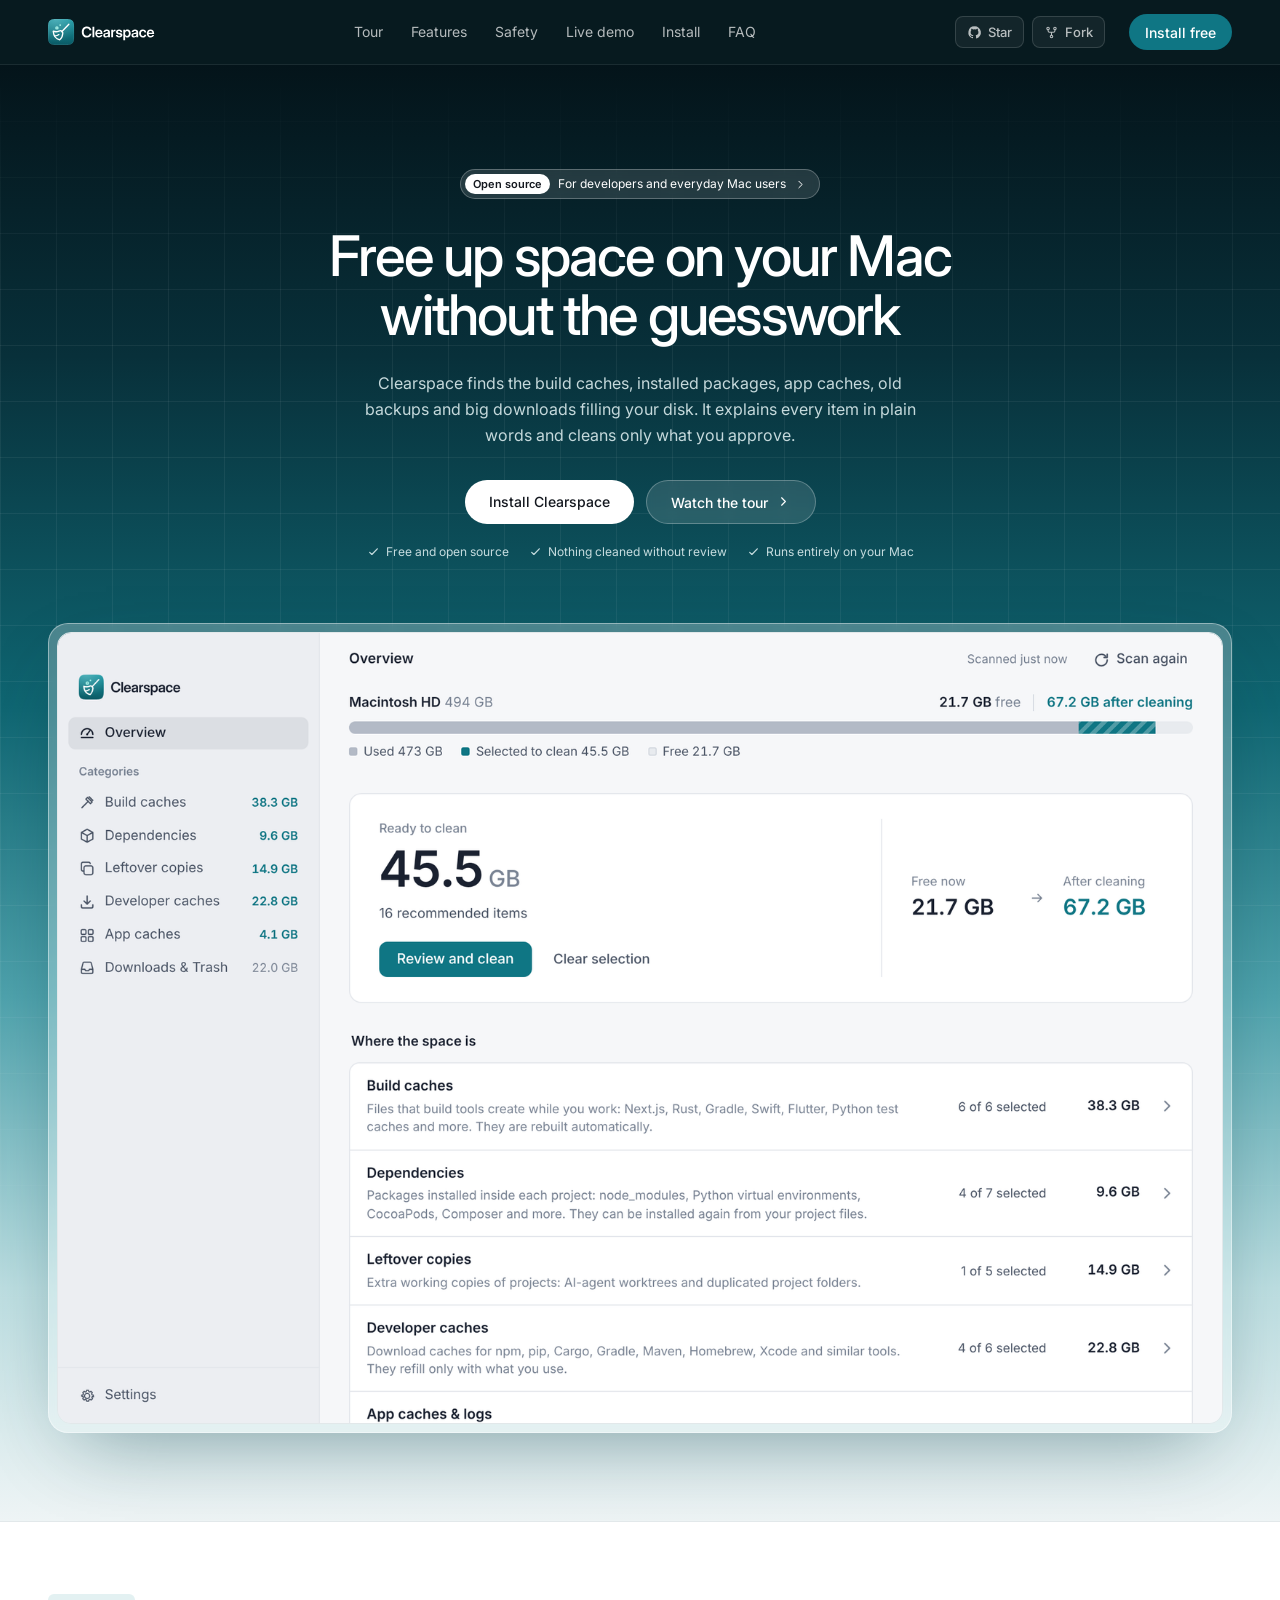
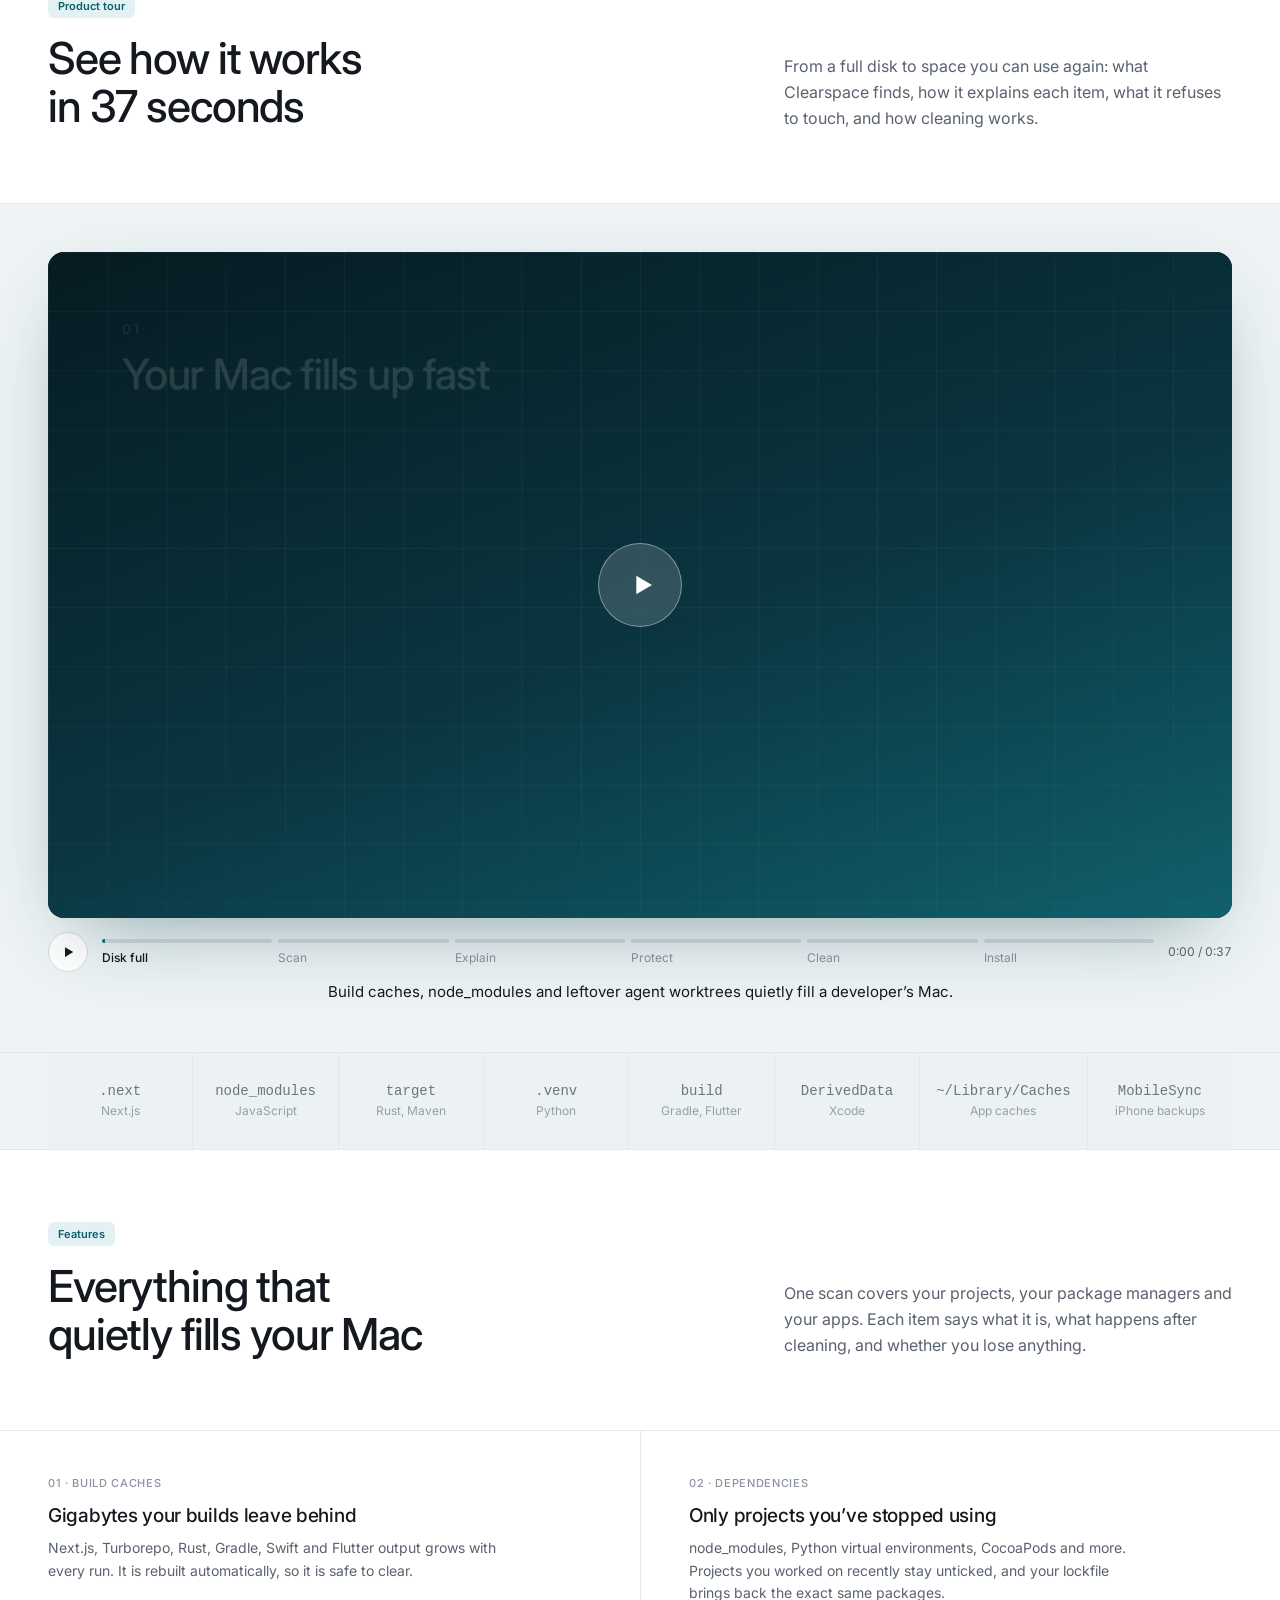
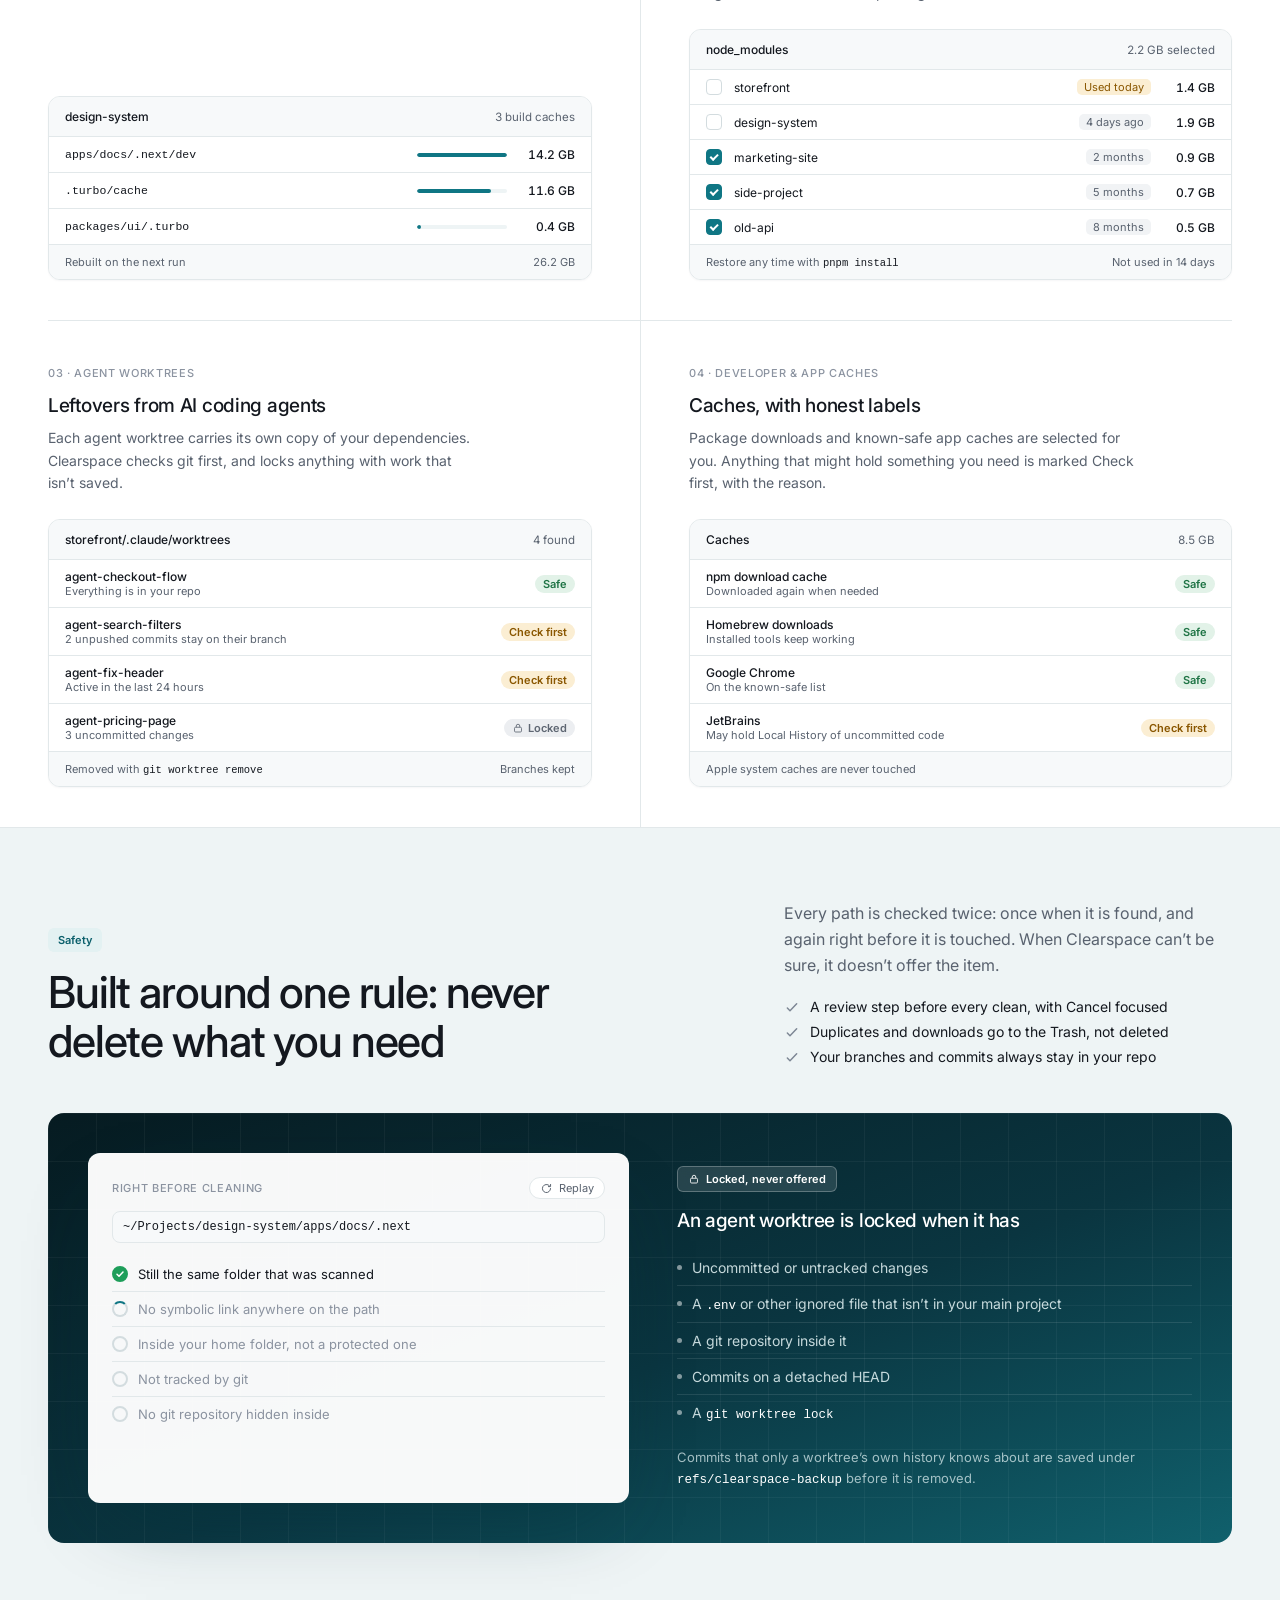
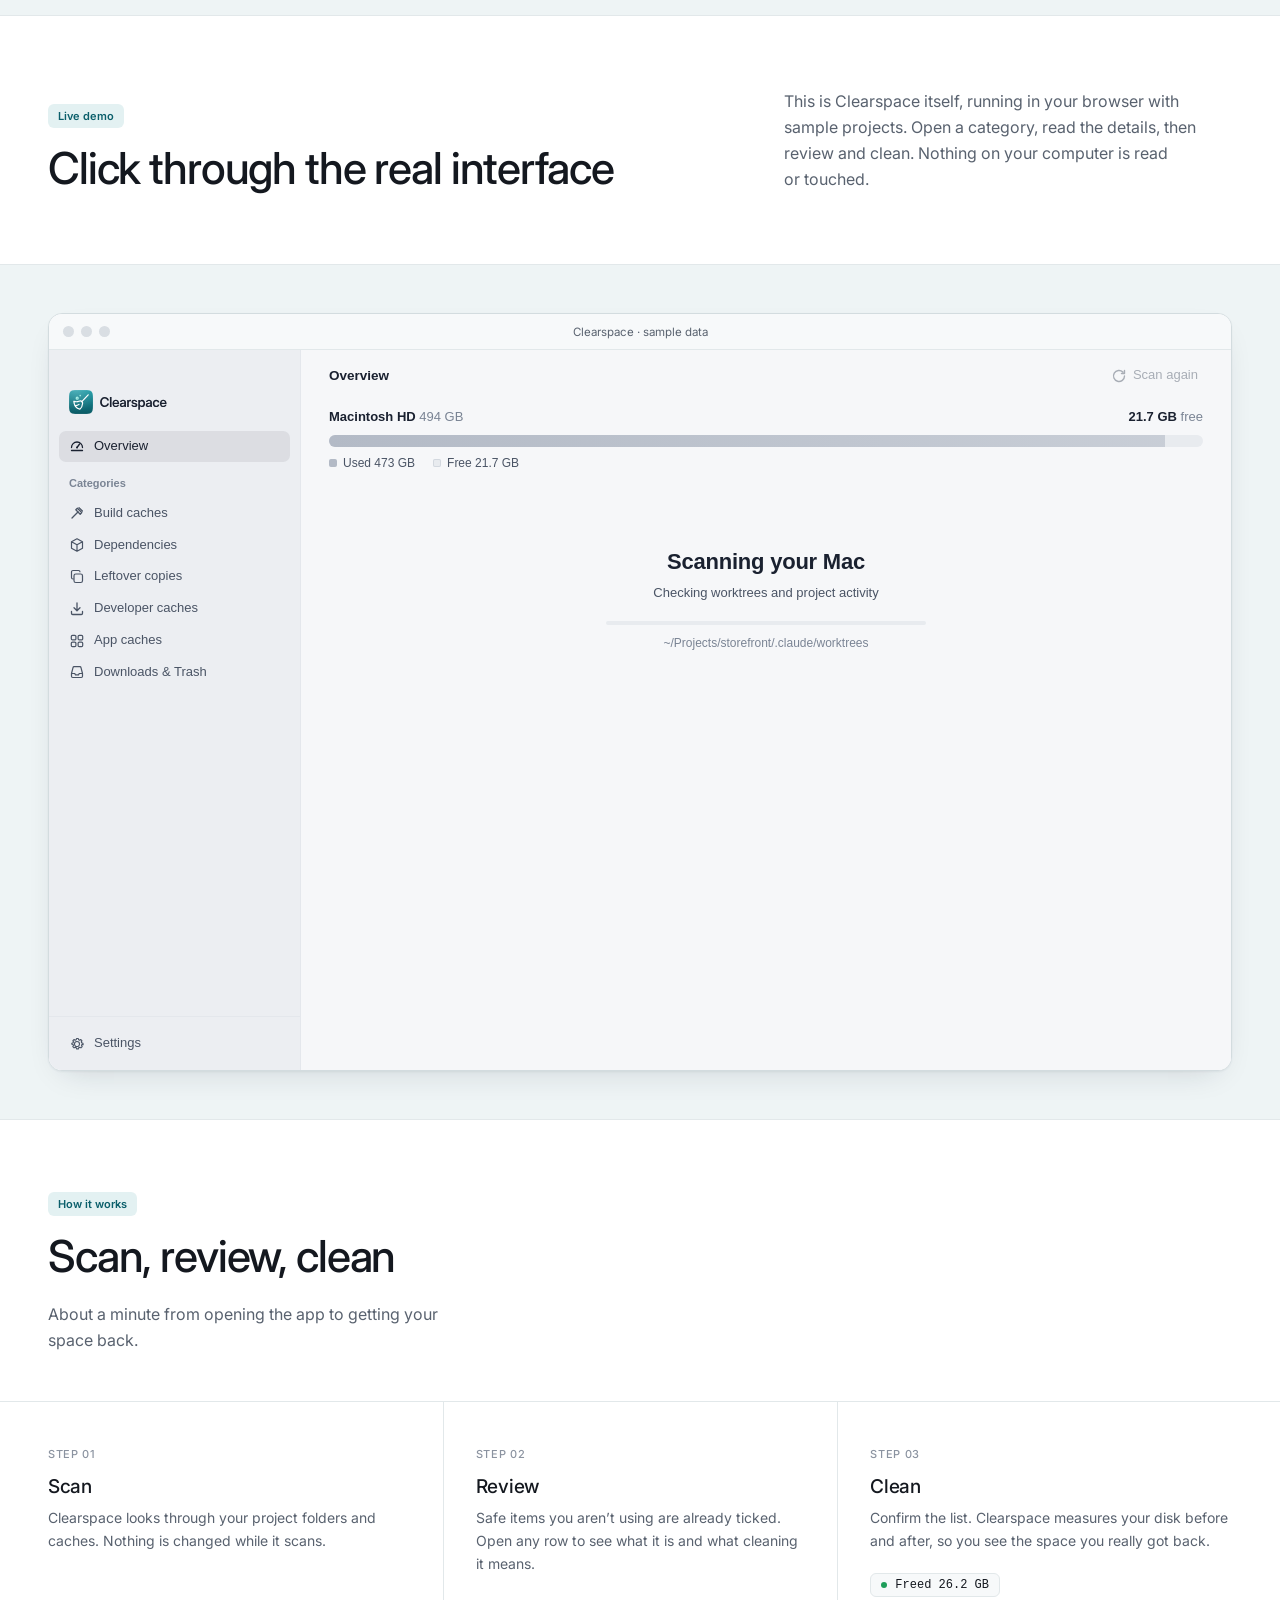
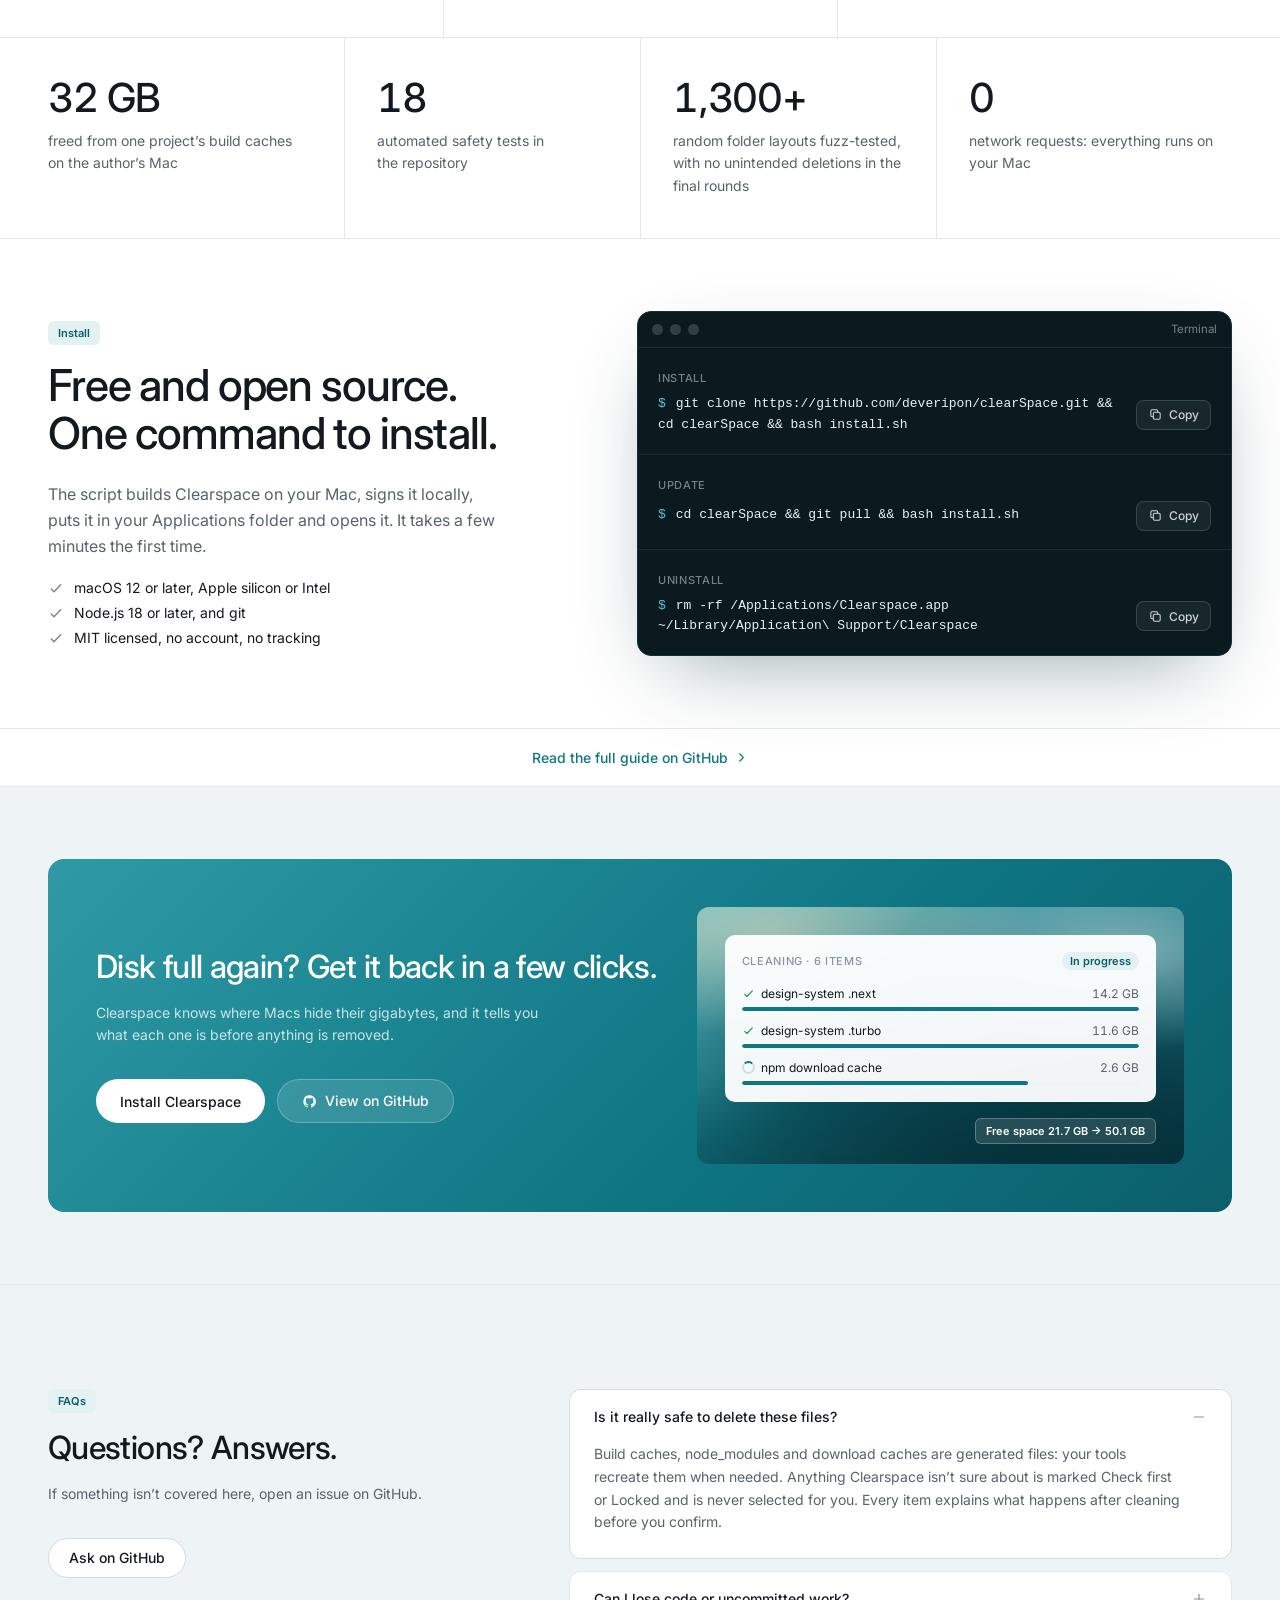
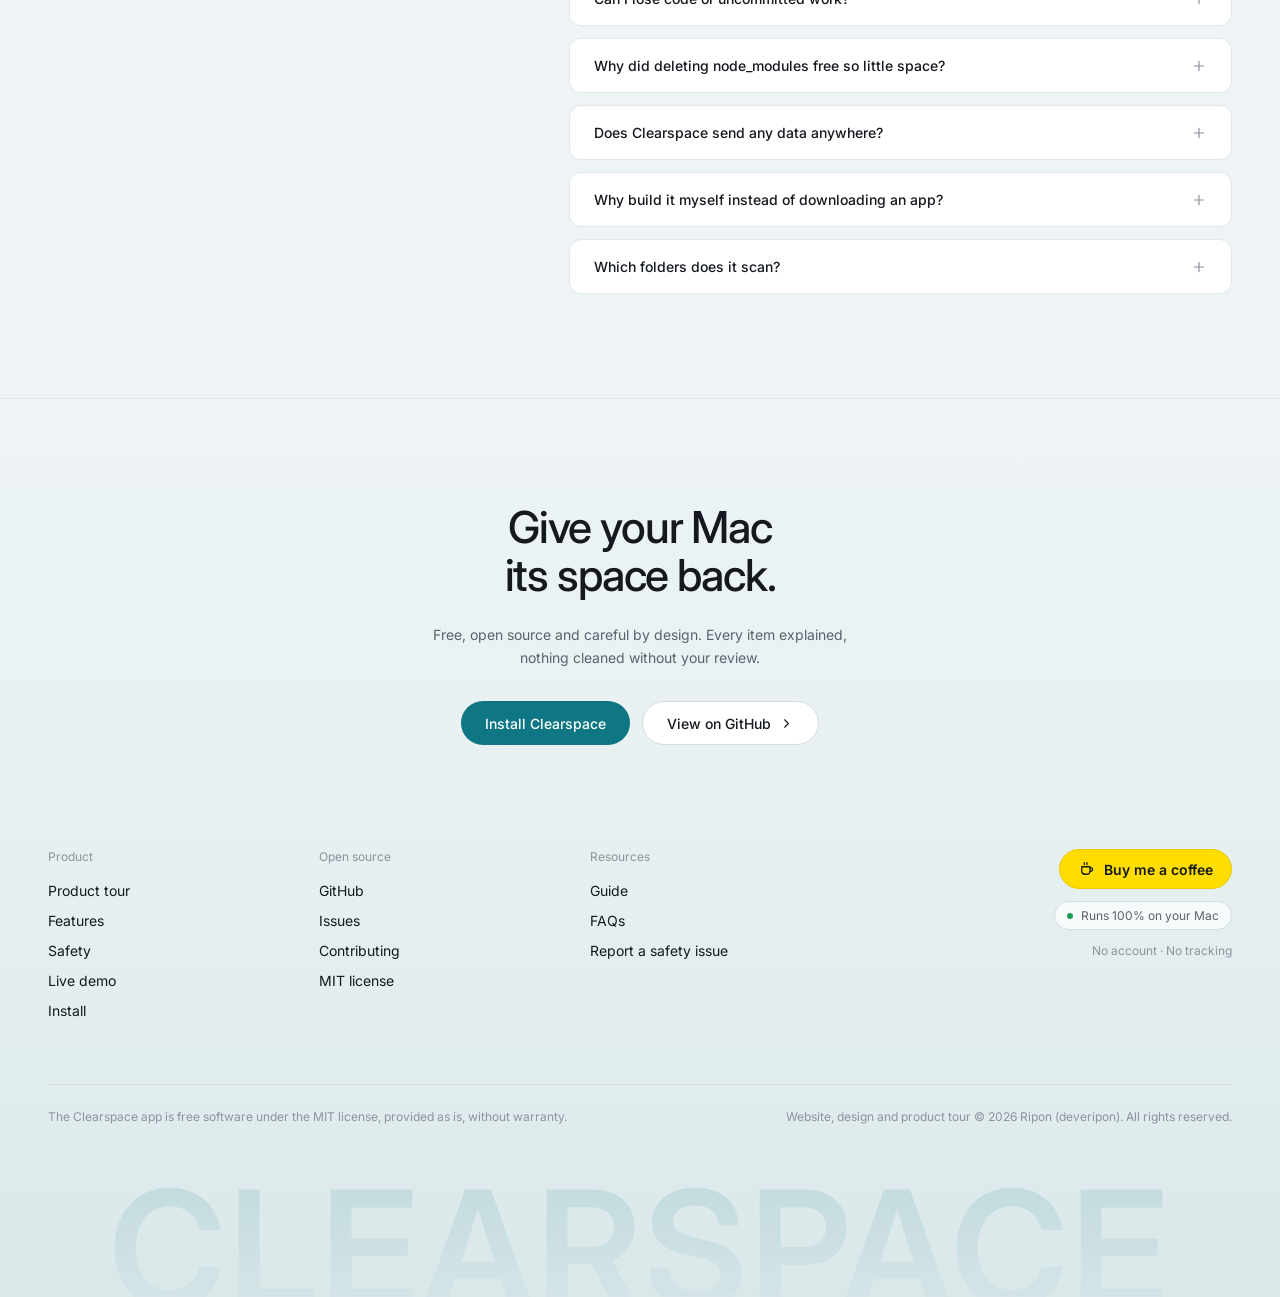
<file: index.html>
<!doctype html>
<html lang="en">
<head>
  <meta charset="utf-8">
  <meta name="viewport" content="width=device-width, initial-scale=1">
  <title>Clearspace: free up disk space on your Mac, safely</title>
  <meta name="description" content="Clearspace finds what is filling your Mac: build caches and packages from any stack, app caches, old iPhone backups, big downloads and leftover AI-agent worktrees. It explains each one and cleans only what you approve. Free and open source.">
  <meta name="theme-color" content="#071a1f">
  <meta name="author" content="Ripon (deveripon)">
  <meta name="copyright" content="© 2026 Ripon (deveripon). All rights reserved.">
  <link rel="icon" type="image/svg+xml" href="assets/brand/favicon.svg">
  <link rel="icon" type="image/png" sizes="32x32" href="assets/img/favicon.png">
  <link rel="apple-touch-icon" href="assets/img/icon-180.png">
  <meta property="og:type" content="website">
  <meta property="og:title" content="Clearspace: free up disk space on your Mac, safely">
  <meta property="og:description" content="Finds build caches, installed packages, app caches, old backups and big downloads on your Mac. Explains every item. Cleans only what you approve. Free and open source.">
  <meta property="og:image" content="assets/img/og.png">
  <meta name="twitter:card" content="summary_large_image">
  <link rel="preconnect" href="https://fonts.googleapis.com">
  <link rel="preconnect" href="https://fonts.gstatic.com" crossorigin>
  <link rel="stylesheet" href="https://fonts.googleapis.com/css2?family=Inter:wght@400;500;600&display=swap">
  <link rel="stylesheet" href="assets/css/site.css">
  <script>document.documentElement.classList.add('js');</script>
</head>
<body class="mk-root">

<!-- Icon sprite (stroke icons in the Hugeicons style) -->
<svg width="0" height="0" class="sprite" aria-hidden="true">
  <symbol id="i-arrow" viewBox="0 0 24 24"><path d="M9 6l6 6-6 6" fill="none" stroke="currentColor" stroke-width="1.8" stroke-linecap="round" stroke-linejoin="round"/></symbol>
  <symbol id="i-tick" viewBox="0 0 24 24"><path d="M5 13.5l4 4L19 7" fill="none" stroke="currentColor" stroke-width="2.2" stroke-linecap="round" stroke-linejoin="round"/></symbol>
  <symbol id="i-plus" viewBox="0 0 24 24"><path d="M12 5v14M5 12h14" fill="none" stroke="currentColor" stroke-width="1.8" stroke-linecap="round"/></symbol>
  <symbol id="i-minus" viewBox="0 0 24 24"><path d="M5 12h14" fill="none" stroke="currentColor" stroke-width="1.8" stroke-linecap="round"/></symbol>
  <symbol id="i-menu" viewBox="0 0 24 24"><path d="M4 7h16M4 12h16M4 17h16" fill="none" stroke="currentColor" stroke-width="1.8" stroke-linecap="round"/></symbol>
  <symbol id="i-close" viewBox="0 0 24 24"><path d="M6 6l12 12M18 6L6 18" fill="none" stroke="currentColor" stroke-width="1.8" stroke-linecap="round"/></symbol>
  <symbol id="i-lock" viewBox="0 0 24 24"><rect x="5" y="10.5" width="14" height="9.5" rx="2.2" fill="none" stroke="currentColor" stroke-width="1.7"/><path d="M8.5 10.5V8a3.5 3.5 0 0 1 7 0v2.5" fill="none" stroke="currentColor" stroke-width="1.7"/></symbol>
  <symbol id="i-copy" viewBox="0 0 24 24"><rect x="8.5" y="8.5" width="11" height="11" rx="2.2" fill="none" stroke="currentColor" stroke-width="1.7"/><path d="M15.5 8.5V6.7A2.2 2.2 0 0 0 13.3 4.5H6.7A2.2 2.2 0 0 0 4.5 6.7v6.6a2.2 2.2 0 0 0 2.2 2.2h1.8" fill="none" stroke="currentColor" stroke-width="1.7"/></symbol>
  <symbol id="i-github" viewBox="0 0 24 24"><path fill="currentColor" d="M12 2.2a9.8 9.8 0 0 0-3.1 19.1c.5.1.7-.2.7-.5v-1.7c-2.7.6-3.3-1.2-3.3-1.2-.5-1.1-1.1-1.4-1.1-1.4-.9-.6.1-.6.1-.6 1 .1 1.5 1 1.5 1 .9 1.5 2.3 1.1 2.9.8.1-.6.3-1.1.6-1.3-2.2-.3-4.5-1.1-4.5-4.9 0-1.1.4-2 1-2.7-.1-.2-.4-1.2.1-2.6 0 0 .8-.3 2.7 1a9.4 9.4 0 0 1 4.9 0c1.9-1.3 2.7-1 2.7-1 .5 1.4.2 2.4.1 2.6.6.7 1 1.6 1 2.7 0 3.8-2.3 4.6-4.5 4.9.4.3.7.9.7 1.8v2.7c0 .3.2.6.7.5A9.8 9.8 0 0 0 12 2.2z"/></symbol>
  <symbol id="i-star" viewBox="0 0 24 24"><path d="M12 3.6l2.5 5.2 5.7.8-4.1 4 1 5.6L12 16.5l-5.1 2.7 1-5.6-4.1-4 5.7-.8z" fill="none" stroke="currentColor" stroke-width="1.7" stroke-linejoin="round"/></symbol>
  <symbol id="i-fork" viewBox="0 0 24 24"><circle cx="6.5" cy="5.5" r="2" fill="none" stroke="currentColor" stroke-width="1.7"/><circle cx="17.5" cy="5.5" r="2" fill="none" stroke="currentColor" stroke-width="1.7"/><circle cx="12" cy="18.5" r="2" fill="none" stroke="currentColor" stroke-width="1.7"/><path d="M6.5 7.5v1.5a2.5 2.5 0 0 0 2.5 2.5h6A2.5 2.5 0 0 0 17.5 9V7.5M12 11.5v5" fill="none" stroke="currentColor" stroke-width="1.7"/></symbol>
  <symbol id="i-heart" viewBox="0 0 24 24"><path d="M12 20s-7.5-4.6-7.5-10.2A4.3 4.3 0 0 1 12 7.2a4.3 4.3 0 0 1 7.5 2.6C19.5 15.4 12 20 12 20z" fill="none" stroke="currentColor" stroke-width="1.7" stroke-linejoin="round"/></symbol>
  <symbol id="i-coffee" viewBox="0 0 24 24"><path d="M5 9h11v5.5A4.5 4.5 0 0 1 11.5 19h-2A4.5 4.5 0 0 1 5 14.5z" fill="none" stroke="currentColor" stroke-width="1.7" stroke-linejoin="round"/><path d="M16 10.5h1.2a2.3 2.3 0 0 1 0 4.6H16M8.5 3.5v2.5M12 3.5v2.5" fill="none" stroke="currentColor" stroke-width="1.7" stroke-linecap="round"/></symbol>
  <symbol id="i-replay" viewBox="0 0 24 24"><path d="M19.5 12a7.5 7.5 0 1 1-2.2-5.3M19.5 4.5v4h-4" fill="none" stroke="currentColor" stroke-width="1.8" stroke-linecap="round" stroke-linejoin="round"/></symbol>
</svg>

<!-- ============================================================ Header -->
<header class="mk-header">
  <nav class="mk-nav" aria-label="Main">
    <a href="#home" class="mk-logo" aria-label="Clearspace home">
      <img src="assets/brand/clearspace-logo-white.svg" width="126" height="26" alt="Clearspace">
    </a>
    <div class="mk-nav-links">
      <a href="#tour">Tour</a>
      <a href="#features">Features</a>
      <a href="#safety">Safety</a>
      <a href="#demo">Live demo</a>
      <a href="#install">Install</a>
      <a href="#faq">FAQ</a>
    </div>
    <div class="mk-nav-right">
      <div class="mk-gh" role="group" aria-label="Clearspace on GitHub">
        <a href="https://github.com/deveripon/clearSpace" class="mk-gh-btn" title="Star Clearspace on GitHub"><svg class="ic ic-15" aria-hidden="true"><use href="#i-github"/></svg><span>Star</span><b data-gh-stars hidden></b></a>
        <a href="https://github.com/deveripon/clearSpace/fork" class="mk-gh-btn" title="Fork Clearspace on GitHub"><svg class="ic ic-15" aria-hidden="true"><use href="#i-fork"/></svg><span>Fork</span><b data-gh-forks hidden></b></a>
      </div>
      <a href="#install" class="mk-nav-cta">Install free</a>
    </div>
    <button type="button" class="mk-menu-btn" aria-label="Open menu" aria-expanded="false" aria-controls="mobile-menu">
      <svg class="ic ic-20" aria-hidden="true"><use href="#i-menu"/></svg>
    </button>
  </nav>
  <div class="mk-mobile" id="mobile-menu" hidden>
    <a href="#tour">Tour</a>
    <a href="#features">Features</a>
    <a href="#safety">Safety</a>
    <a href="#demo">Live demo</a>
    <a href="#install">Install</a>
    <a href="#faq">FAQ</a>
    <a href="https://github.com/deveripon/clearSpace" class="mk-mobile-gh"><span>Star on GitHub</span><span class="mk-mobile-gh-counts"><span><svg class="ic ic-13" aria-hidden="true"><use href="#i-star"/></svg><b data-gh-stars>–</b></span><span><svg class="ic ic-13" aria-hidden="true"><use href="#i-fork"/></svg><b data-gh-forks>–</b></span></span></a>
    <a href="#install" class="mk-btn mk-btn-accent">Install free</a>
  </div>
</header>

<div class="mk-frame">
<main>

  <!-- ============================================================ Hero -->
  <section id="home" class="mk-hero">
    <div class="mk-hero-grid" aria-hidden="true"></div>
    <div class="mk-hero-inner">
      <div class="mk-reveal" style="--y:16px">
        <a href="#safety" class="mk-pill-link">
          <span class="mk-pill-new">Open source</span>
          For developers and everyday Mac users
          <svg class="ic ic-13" aria-hidden="true"><use href="#i-arrow"/></svg>
        </a>
      </div>
      <h1 class="mk-reveal t-hero" style="--d:50ms">Free up space on your Mac<br class="br-sm"> without the guesswork</h1>
      <p class="mk-reveal mk-hero-copy" style="--d:150ms">Clearspace finds the build caches, installed packages, app caches, old backups and big downloads filling your disk. It explains every item in plain words and cleans only what you approve.</p>
      <div class="mk-reveal mk-actions" style="--d:250ms">
        <a href="#install" class="mk-btn mk-btn-white">Install Clearspace</a>
        <a href="#tour" class="mk-btn mk-btn-ghost">Watch the tour <svg class="ic ic-15" aria-hidden="true"><use href="#i-arrow"/></svg></a>
      </div>
      <p class="mk-reveal mk-ticks" style="--d:320ms">
        <span><svg class="ic ic-13" aria-hidden="true"><use href="#i-tick"/></svg>Free and open source</span>
        <span><svg class="ic ic-13" aria-hidden="true"><use href="#i-tick"/></svg>Nothing cleaned without review</span>
        <span><svg class="ic ic-13" aria-hidden="true"><use href="#i-tick"/></svg>Runs entirely on your Mac</span>
      </p>
    </div>
    <div class="mk-reveal mk-hero-shot" style="--d:400ms;--y:40px">
      <div class="mk-glass">
        <img src="assets/img/app-overview.png" width="1600" height="1086" alt="Clearspace after a scan: a disk bar shows how much is selected to clean, above a list of categories such as build caches, dependencies and leftover copies, each with its size.">
      </div>
    </div>
  </section>

  <!-- ============================================================= Tour -->
  <section id="tour" class="mk-section mk-paper" aria-label="Product tour">
    <div class="mk-split mk-pad">
      <div class="mk-reveal">
        <span class="mk-chip">Product tour</span>
        <h2 class="t-display mt-4">See how it works in 37 seconds</h2>
      </div>
      <p class="mk-reveal mk-lede mk-split-right" style="--d:100ms">From a full disk to space you can use again: what Clearspace finds, how it explains each item, what it refuses to touch, and how cleaning works.</p>
    </div>
    <div class="mk-reveal mk-tour-wrap" style="--y:32px">
      <div class="ex-player" data-player>
        <div class="ex-viewport" data-viewport>
          <div class="ex-stage" data-stage aria-hidden="true">
            <div class="ex-grid"></div>

            <!-- 1 · Disk full -->
            <div class="ex-scene" data-scene>
              <div class="ex-title" data-a><span>01</span>Your Mac fills up fast</div>
              <div class="ex-chip-fly" data-chip style="left:200px">.next/dev <b>14.2 GB</b></div>
              <div class="ex-chip-fly" data-chip style="left:410px">.turbo <b>11.6 GB</b></div>
              <div class="ex-chip-fly" data-chip style="left:590px">node_modules <b>5.5 GB</b></div>
              <div class="ex-chip-fly" data-chip style="left:820px">agent worktrees <b>8.1 GB</b></div>
              <div class="ex-chip-fly" data-chip style="left:1020px">~/.npm <b>2.6 GB</b></div>
              <div class="ex-card ex-disk" data-b>
                <div class="ex-disk-head"><b>Macintosh HD</b><span><b data-free>222.3 GB</b> free of 494 GB</span></div>
                <div class="ex-bar"><i data-used></i></div>
                <div class="ex-warn" data-warn>Your disk is almost full</div>
              </div>
            </div>

            <!-- 2 · Scan -->
            <div class="ex-scene" data-scene>
              <div class="ex-title" data-a><span>02</span>Clearspace finds where it went</div>
              <div class="ex-card ex-list" data-b>
                <div class="ex-list-head"><span>Scanning ~/Projects</span><span><b data-found>0.0 GB</b> found</span></div>
                <ul>
                  <li data-row data-v="28.9"><span>Build caches</span><i><b></b></i><em>0.0 GB</em></li>
                  <li data-row data-v="14.9"><span>Leftover copies</span><i><b></b></i><em>0.0 GB</em></li>
                  <li data-row data-v="12.9"><span>Developer caches</span><i><b></b></i><em>0.0 GB</em></li>
                  <li data-row data-v="5.5"><span>node_modules</span><i><b></b></i><em>0.0 GB</em></li>
                  <li data-row data-v="4.1"><span>App caches</span><i><b></b></i><em>0.0 GB</em></li>
                </ul>
                <div class="ex-scanline" data-scan></div>
                <div class="ex-list-foot" data-c><span class="ex-dot"></span>23.3 GB is safe to clean and not in use</div>
              </div>
            </div>

            <!-- 3 · Explained -->
            <div class="ex-scene" data-scene>
              <div class="ex-title" data-a><span>03</span>Every item is explained</div>
              <div class="ex-card ex-explain" data-b>
                <div class="ex-explain-head">
                  <span class="ex-check on"></span>
                  <div><b>design-system</b><em>Next.js build cache</em></div>
                  <strong>14.2 GB</strong>
                  <span class="ex-badge safe" data-c>Safe</span>
                </div>
                <dl>
                  <div data-line><dt>What it is</dt><dd data-type>Compiled pages and the dev cache Next.js writes while you run it.</dd></div>
                  <div data-line><dt>After cleaning</dt><dd data-type>The next <code>next dev</code> is slower once while it rebuilds.</dd></div>
                  <div data-line><dt>Will you lose anything?</dt><dd data-type>No. Only generated files are removed.</dd></div>
                </dl>
              </div>
            </div>

            <!-- 4 · Protected -->
            <div class="ex-scene" data-scene>
              <div class="ex-title" data-a><span>04</span>Anything risky is locked</div>
              <div class="ex-card ex-wt" data-b>
                <div class="ex-card-head">storefront/.claude/worktrees</div>
                <ul>
                  <li data-wt><span><b>agent-checkout-flow</b><em>Everything is in your repo</em></span><i class="ex-badge safe" data-badge>Safe</i></li>
                  <li data-wt><span><b>agent-search-filters</b><em>2 unpushed commits stay on their branch</em></span><i class="ex-badge check" data-badge>Check first</i></li>
                  <li data-wt><span><b>agent-fix-header</b><em>Active in the last 24 hours</em></span><i class="ex-badge check" data-badge>Check first</i></li>
                  <li data-wt data-locked><span><b>agent-pricing-page</b><em>3 uncommitted changes</em></span><i class="ex-badge locked" data-badge><svg viewBox="0 0 24 24" aria-hidden="true"><rect x="5" y="10.5" width="14" height="9.5" rx="2.2" fill="none" stroke="currentColor" stroke-width="2"/><path d="M8.5 10.5V8a3.5 3.5 0 0 1 7 0v2.5" fill="none" stroke="currentColor" stroke-width="2"/></svg>Locked</i></li>
                </ul>
              </div>
              <div class="ex-card ex-verify" data-c>
                <div class="ex-card-head">Checked again, right before cleaning</div>
                <ul>
                  <li data-tick>Same folder that was scanned</li>
                  <li data-tick>No symbolic links on the path</li>
                  <li data-tick>Not tracked by git</li>
                  <li data-tick>No repository hidden inside</li>
                </ul>
              </div>
            </div>

            <!-- 5 · Clean -->
            <div class="ex-scene" data-scene>
              <div class="ex-title" data-a><span>05</span>Review, then clean</div>
              <div class="ex-card ex-sheet" data-b>
                <div class="ex-sheet-head"><b>Clean 23.3 GB?</b><span>11 items. Moved-to-Trash items can be put back.</span></div>
                <ul>
                  <li><span>design-system <em>Next.js build cache</em></span><b>14.2 GB</b></li>
                  <li><span>design-system <em>Turborepo cache</em></span><b>11.6 GB</b></li>
                  <li><span>npm download cache <em>~/.npm/_cacache</em></span><b>2.6 GB</b></li>
                  <li><span>and 8 more</span><b>…</b></li>
                </ul>
                <div class="ex-sheet-foot"><span class="ex-btn">Cancel</span><span class="ex-btn ex-btn-primary" data-cleanbtn>Clean 23.3 GB<i class="ex-ripple" data-ripple></i></span></div>
              </div>
              <div class="ex-card ex-result" data-c>
                <div class="ex-result-top"><span class="ex-okdot" data-ok><svg viewBox="0 0 24 24" aria-hidden="true"><path d="M6 12.5l4 4L18 8" fill="none" stroke="#fff" stroke-width="3" stroke-linecap="round" stroke-linejoin="round"/></svg></span><b data-freed>0.0 GB</b><span>freed</span></div>
                <div class="ex-bar"><i data-used2></i></div>
                <p>Free space <b>21.7 GB</b> → <b data-free2>21.7 GB</b>, measured on your disk</p>
              </div>
              <svg class="ex-cursor" data-cursor viewBox="0 0 24 24" aria-hidden="true"><path d="M5 3l14 8-6.2 1.6L10 19z" fill="#fff" stroke="#14181f" stroke-width="1.5" stroke-linejoin="round"/></svg>
            </div>

            <!-- 6 · End -->
            <div class="ex-scene ex-end" data-scene>
              <img class="ex-end-logo" src="assets/brand/clearspace-logo-white.svg" alt="Clearspace" data-a>
              <p class="ex-end-tag" data-c>Free up space on your Mac without the guesswork</p>
              <div class="ex-end-cmd" data-d><span>$</span>git clone https://github.com/deveripon/clearSpace.git &amp;&amp; bash install.sh</div>
              <div class="ex-end-meta" data-e>Free and open source · macOS 12 or later</div>
            </div>
          </div>
          <button type="button" class="ex-big-play" data-bigplay aria-label="Play the product tour"><svg viewBox="0 0 24 24" aria-hidden="true"><path d="M8 5.5v13l11-6.5z" fill="currentColor"/></svg></button>
        </div>

        <div class="ex-controls">
          <button type="button" class="ex-play" data-play aria-label="Play">
            <svg class="ex-i-play" viewBox="0 0 24 24" aria-hidden="true"><path d="M8 5.5v13l11-6.5z" fill="currentColor"/></svg>
            <svg class="ex-i-pause" viewBox="0 0 24 24" aria-hidden="true"><path d="M7.5 5.5h3v13h-3zM13.5 5.5h3v13h-3z" fill="currentColor"/></svg>
            <svg class="ex-i-replay" viewBox="0 0 24 24" aria-hidden="true"><path d="M19.5 12a7.5 7.5 0 1 1-2.2-5.3M19.5 4.5v4h-4" fill="none" stroke="currentColor" stroke-width="2" stroke-linecap="round" stroke-linejoin="round"/></svg>
          </button>
          <div class="ex-chapters" role="group" aria-label="Chapters" data-chapters></div>
          <span class="ex-time tab" data-time>0:00 / 0:37</span>
        </div>
        <p class="ex-caption" data-caption></p>
      </div>
    </div>
  </section>

  <!-- ======================================================= Finds strip -->
  <section aria-label="What Clearspace finds" class="mk-strip">
    <ul>
      <li><code>.next</code><span>Next.js</span></li>
      <li><code>node_modules</code><span>JavaScript</span></li>
      <li><code>target</code><span>Rust, Maven</span></li>
      <li><code>.venv</code><span>Python</span></li>
      <li><code>build</code><span>Gradle, Flutter</span></li>
      <li><code>DerivedData</code><span>Xcode</span></li>
      <li><code>~/Library/Caches</code><span>App caches</span></li>
      <li><code>MobileSync</code><span>iPhone backups</span></li>
    </ul>
  </section>

  <!-- ========================================================= Features -->
  <section id="features" class="mk-section mk-paper">
    <div class="mk-split mk-pad">
      <div class="mk-reveal">
        <span class="mk-chip">Features</span>
        <h2 class="t-display mt-4">Everything that quietly fills your Mac</h2>
      </div>
      <p class="mk-reveal mk-lede mk-split-right" style="--d:100ms">One scan covers your projects, your package managers and your apps. Each item says what it is, what happens after cleaning, and whether you lose anything.</p>
    </div>

    <div class="mk-reveal mk-bento" style="--y:32px">
      <!-- 01 -->
      <article class="mk-tile">
        <div class="mk-tile-head">
          <span class="mk-mono">01 · Build caches</span>
          <h3 class="t-tile">Gigabytes your builds leave behind</h3>
          <p class="mk-body">Next.js, Turborepo, Rust, Gradle, Swift and Flutter output grows with every run. It is rebuilt automatically, so it is safe to clear.</p>
        </div>
        <div class="mk-tile-body">
          <div class="mk-panel">
            <div class="mk-panel-head"><span>design-system</span><span class="tab">3 build caches</span></div>
            <ul class="mk-rows">
              <li class="row-bar"><code>apps/docs/.next/dev</code><span class="bar"><i style="--w:100%"></i></span><b class="tab">14.2 GB</b></li>
              <li class="row-bar"><code>.turbo/cache</code><span class="bar"><i style="--w:82%"></i></span><b class="tab">11.6 GB</b></li>
              <li class="row-bar"><code>packages/ui/.turbo</code><span class="bar"><i style="--w:4%"></i></span><b class="tab">0.4 GB</b></li>
            </ul>
            <div class="mk-panel-foot"><span>Rebuilt on the next run</span><span class="tab">26.2 GB</span></div>
          </div>
        </div>
      </article>

      <!-- 02 -->
      <article class="mk-tile">
        <div class="mk-tile-head">
          <span class="mk-mono">02 · Dependencies</span>
          <h3 class="t-tile">Only projects you’ve stopped using</h3>
          <p class="mk-body">node_modules, Python virtual environments, CocoaPods and more. Projects you worked on recently stay unticked, and your lockfile brings back the exact same packages.</p>
        </div>
        <div class="mk-tile-body">
          <div class="mk-panel" data-nm>
            <div class="mk-panel-head"><span>node_modules</span><span class="tab" data-nm-total>2.2 GB selected</span></div>
            <ul class="mk-rows">
              <li><label class="row-check"><input type="checkbox" class="mk-check" data-size="1.42"><span class="nm-name">storefront</span><span class="tag warm">Used today</span><b class="tab">1.4 GB</b></label></li>
              <li><label class="row-check"><input type="checkbox" class="mk-check" data-size="1.86"><span class="nm-name">design-system</span><span class="tag">4 days ago</span><b class="tab">1.9 GB</b></label></li>
              <li><label class="row-check"><input type="checkbox" class="mk-check" data-size="0.91" checked><span class="nm-name">marketing-site</span><span class="tag">2 months</span><b class="tab">0.9 GB</b></label></li>
              <li><label class="row-check"><input type="checkbox" class="mk-check" data-size="0.74" checked><span class="nm-name">side-project</span><span class="tag">5 months</span><b class="tab">0.7 GB</b></label></li>
              <li><label class="row-check"><input type="checkbox" class="mk-check" data-size="0.52" checked><span class="nm-name">old-api</span><span class="tag">8 months</span><b class="tab">0.5 GB</b></label></li>
            </ul>
            <div class="mk-panel-foot"><span>Restore any time with <code>pnpm install</code></span><span>Not used in 14 days</span></div>
          </div>
        </div>
      </article>

      <!-- 03 -->
      <article class="mk-tile">
        <div class="mk-tile-head">
          <span class="mk-mono">03 · Agent worktrees</span>
          <h3 class="t-tile">Leftovers from AI coding agents</h3>
          <p class="mk-body">Each agent worktree carries its own copy of your dependencies. Clearspace checks git first, and locks anything with work that isn’t saved.</p>
        </div>
        <div class="mk-tile-body">
          <div class="mk-panel">
            <div class="mk-panel-head"><span>storefront/.claude/worktrees</span><span class="tab">4 found</span></div>
            <ul class="mk-rows">
              <li class="row-wt"><span><b>agent-checkout-flow</b><em>Everything is in your repo</em></span><span class="badge safe">Safe</span></li>
              <li class="row-wt"><span><b>agent-search-filters</b><em>2 unpushed commits stay on their branch</em></span><span class="badge check">Check first</span></li>
              <li class="row-wt"><span><b>agent-fix-header</b><em>Active in the last 24 hours</em></span><span class="badge check">Check first</span></li>
              <li class="row-wt"><span><b>agent-pricing-page</b><em>3 uncommitted changes</em></span><span class="badge locked"><svg class="ic ic-12" aria-hidden="true"><use href="#i-lock"/></svg>Locked</span></li>
            </ul>
            <div class="mk-panel-foot"><span>Removed with <code>git worktree remove</code></span><span>Branches kept</span></div>
          </div>
        </div>
      </article>

      <!-- 04 -->
      <article class="mk-tile">
        <div class="mk-tile-head">
          <span class="mk-mono">04 · Developer &amp; app caches</span>
          <h3 class="t-tile">Caches, with honest labels</h3>
          <p class="mk-body">Package downloads and known-safe app caches are selected for you. Anything that might hold something you need is marked Check first, with the reason.</p>
        </div>
        <div class="mk-tile-body">
          <div class="mk-panel">
            <div class="mk-panel-head"><span>Caches</span><span class="tab">8.5 GB</span></div>
            <ul class="mk-rows">
              <li class="row-wt"><span><b>npm download cache</b><em>Downloaded again when needed</em></span><span class="badge safe">Safe</span></li>
              <li class="row-wt"><span><b>Homebrew downloads</b><em>Installed tools keep working</em></span><span class="badge safe">Safe</span></li>
              <li class="row-wt"><span><b>Google Chrome</b><em>On the known-safe list</em></span><span class="badge safe">Safe</span></li>
              <li class="row-wt"><span><b>JetBrains</b><em>May hold Local History of uncommitted code</em></span><span class="badge check">Check first</span></li>
            </ul>
            <div class="mk-panel-foot"><span>Apple system caches are never touched</span></div>
          </div>
        </div>
      </article>
    </div>
  </section>

  <!-- =========================================================== Safety -->
  <section id="safety" class="mk-section mk-canvas mk-pad-x mk-py-half">
    <div class="mk-split">
      <div class="mk-reveal">
        <span class="mk-chip">Safety</span>
        <h2 class="t-display mt-4">Built around one rule: never delete what you need</h2>
      </div>
      <div class="mk-reveal mk-split-right" style="--d:100ms">
        <p class="mk-lede">Every path is checked twice: once when it is found, and again right before it is touched. When Clearspace can’t be sure, it doesn’t offer the item.</p>
        <ul class="mk-list">
          <li><svg class="ic ic-16" aria-hidden="true"><use href="#i-tick"/></svg>A review step before every clean, with Cancel focused</li>
          <li><svg class="ic ic-16" aria-hidden="true"><use href="#i-tick"/></svg>Duplicates and downloads go to the Trash, not deleted</li>
          <li><svg class="ic ic-16" aria-hidden="true"><use href="#i-tick"/></svg>Your branches and commits always stay in your repo</li>
        </ul>
      </div>
    </div>

    <div class="mk-reveal mk-dark-panel" style="--y:32px">
      <div class="mk-verify" data-verify>
        <div class="mk-verify-card">
          <div class="mk-verify-head">
            <span class="mk-mono">Right before cleaning</span>
            <button type="button" class="mk-replay" data-replay><svg class="ic ic-13" aria-hidden="true"><use href="#i-replay"/></svg>Replay</button>
          </div>
          <code class="mk-verify-path">~/Projects/design-system/apps/docs/.next</code>
          <ol class="mk-checks">
            <li>Still the same folder that was scanned</li>
            <li>No symbolic link anywhere on the path</li>
            <li>Inside your home folder, not a protected one</li>
            <li>Not tracked by git</li>
            <li>No git repository hidden inside</li>
          </ol>
          <div class="mk-verify-done" data-done>
            <span><svg class="ic ic-13" aria-hidden="true"><use href="#i-tick"/></svg>Cleaned</span>
            <b class="tab">14.2 GB freed</b>
          </div>
        </div>
      </div>
      <div class="mk-locked">
        <span class="mk-chip mk-chip-ghost"><svg class="ic ic-12" aria-hidden="true"><use href="#i-lock"/></svg>Locked, never offered</span>
        <h3 class="t-tile on-dark">An agent worktree is locked when it has</h3>
        <ul>
          <li>Uncommitted or untracked changes</li>
          <li>A <code>.env</code> or other ignored file that isn’t in your main project</li>
          <li>A git repository inside it</li>
          <li>Commits on a detached HEAD</li>
          <li>A <code>git worktree lock</code></li>
        </ul>
        <p>Commits that only a worktree’s own history knows about are saved under <code>refs/clearspace-backup</code> before it is removed.</p>
      </div>
    </div>
  </section>

  <!-- ============================================================= Demo -->
  <section id="demo" class="mk-section mk-paper">
    <div class="mk-split mk-pad">
      <div class="mk-reveal">
        <span class="mk-chip">Live demo</span>
        <h2 class="t-display mt-4">Click through the real interface</h2>
      </div>
      <p class="mk-reveal mk-lede mk-split-right" style="--d:100ms">This is Clearspace itself, running in your browser with sample projects. Open a category, read the details, then review and clean. Nothing on your computer is read or touched.</p>
    </div>
    <div class="mk-reveal mk-demo-wrap" style="--y:32px">
      <div class="mk-window">
        <div class="mk-window-bar" aria-hidden="true"><i></i><i></i><i></i><span>Clearspace · sample data</span></div>
        <iframe class="mk-demo-frame" title="Clearspace interactive demo with sample data" data-src="demo/app.html" loading="lazy"></iframe>
        <img class="mk-demo-fallback" src="assets/img/app-review.png" width="1600" height="1086" alt="The review step: a sheet lists every item that will be cleaned, grouped by how it is cleaned, with Cancel and Clean buttons.">
      </div>
      <p class="mk-demo-note">The live demo needs a wider screen. <a href="demo/app.html">Open it full screen</a></p>
    </div>
  </section>

  <!-- ===================================================== How it works -->
  <section id="how" class="mk-section mk-paper">
    <div class="mk-pad-x mk-pt-half">
      <div class="mk-reveal">
        <span class="mk-chip">How it works</span>
        <h2 class="t-display mt-4">Scan, review, clean</h2>
        <p class="mk-lede mt-5">About a minute from opening the app to getting your space back.</p>
      </div>
    </div>
    <ol class="mk-steps">
      <li class="mk-reveal">
        <span class="mk-mono">Step 01</span>
        <h3 class="t-tile">Scan</h3>
        <p class="mk-body">Clearspace looks through your project folders and caches. Nothing is changed while it scans.</p>
      </li>
      <li class="mk-reveal" style="--d:80ms">
        <span class="mk-mono">Step 02</span>
        <h3 class="t-tile">Review</h3>
        <p class="mk-body">Safe items you aren’t using are already ticked. Open any row to see what it is and what cleaning it means.</p>
      </li>
      <li class="mk-reveal" style="--d:160ms">
        <span class="mk-mono">Step 03</span>
        <h3 class="t-tile">Clean</h3>
        <p class="mk-body">Confirm the list. Clearspace measures your disk before and after, so you see the space you really got back.</p>
        <span class="mk-status"><i aria-hidden="true"></i>Freed 26.2 GB</span>
      </li>
    </ol>
    <dl class="mk-metrics" aria-label="Clearspace in numbers">
      <div><dt class="sr-only">Freed</dt><dd class="mk-metric tab">32 GB</dd><dd class="mk-body">freed from one project’s build caches on the author’s Mac</dd></div>
      <div><dt class="sr-only">Tests</dt><dd class="mk-metric tab">18</dd><dd class="mk-body">automated safety tests in the repository</dd></div>
      <div><dt class="sr-only">Fuzzing</dt><dd class="mk-metric tab">1,300+</dd><dd class="mk-body">random folder layouts fuzz-tested, with no unintended deletions in the final rounds</dd></div>
      <div><dt class="sr-only">Network</dt><dd class="mk-metric tab">0</dd><dd class="mk-body">network requests: everything runs on your Mac</dd></div>
    </dl>
  </section>

  <!-- ========================================================== Install -->
  <section id="install" class="mk-section mk-paper">
    <div class="mk-install mk-pad">
      <div class="mk-reveal">
        <span class="mk-chip">Install</span>
        <h2 class="t-display mt-4">Free and open source.<br>One command to install.</h2>
        <p class="mk-lede mt-6">The script builds Clearspace on your Mac, signs it locally, puts it in your Applications folder and opens it. It takes a few minutes the first time.</p>
        <ul class="mk-list">
          <li><svg class="ic ic-16" aria-hidden="true"><use href="#i-tick"/></svg>macOS 12 or later, Apple silicon or Intel</li>
          <li><svg class="ic ic-16" aria-hidden="true"><use href="#i-tick"/></svg>Node.js 18 or later, and git</li>
          <li><svg class="ic ic-16" aria-hidden="true"><use href="#i-tick"/></svg>MIT licensed, no account, no tracking</li>
        </ul>
      </div>
      <div class="mk-reveal" style="--d:120ms">
        <div class="mk-terminal">
          <div class="mk-terminal-bar"><span aria-hidden="true"><i></i><i></i><i></i></span><span>Terminal</span></div>
          <div class="mk-cmd">
            <span class="mk-mono">Install</span>
            <div class="mk-cmd-row">
              <code id="cmd-install"><span class="prompt" aria-hidden="true">$</span>git clone https://github.com/deveripon/clearSpace.git &amp;&amp; cd clearSpace &amp;&amp; bash install.sh</code>
              <button type="button" class="mk-copy" data-copy="cmd-install" aria-label="Copy install command"><svg class="ic ic-15" aria-hidden="true"><use href="#i-copy"/></svg><span>Copy</span></button>
            </div>
          </div>
          <div class="mk-cmd">
            <span class="mk-mono">Update</span>
            <div class="mk-cmd-row">
              <code id="cmd-update"><span class="prompt" aria-hidden="true">$</span>cd clearSpace &amp;&amp; git pull &amp;&amp; bash install.sh</code>
              <button type="button" class="mk-copy" data-copy="cmd-update" aria-label="Copy update command"><svg class="ic ic-15" aria-hidden="true"><use href="#i-copy"/></svg><span>Copy</span></button>
            </div>
          </div>
          <div class="mk-cmd">
            <span class="mk-mono">Uninstall</span>
            <div class="mk-cmd-row">
              <code id="cmd-uninstall"><span class="prompt" aria-hidden="true">$</span>rm -rf /Applications/Clearspace.app ~/Library/Application\ Support/Clearspace</code>
              <button type="button" class="mk-copy" data-copy="cmd-uninstall" aria-label="Copy uninstall command"><svg class="ic ic-15" aria-hidden="true"><use href="#i-copy"/></svg><span>Copy</span></button>
            </div>
          </div>
        </div>
      </div>
    </div>
    <div class="mk-row-link">
      <a href="https://github.com/deveripon/clearSpace#readme">Read the full guide on GitHub <svg class="ic ic-15" aria-hidden="true"><use href="#i-arrow"/></svg></a>
    </div>
  </section>

  <!-- ============================================================== CTA -->
  <section class="mk-section mk-canvas mk-pad-x-sm mk-py-half">
    <div class="mk-reveal mk-cta">
      <div>
        <h2 class="t-title on-dark">Disk full again? Get it back in a few clicks.</h2>
        <p class="mk-cta-copy">Clearspace knows where Macs hide their gigabytes, and it tells you what each one is before anything is removed.</p>
        <div class="mk-actions mk-actions-left">
          <a href="#install" class="mk-btn mk-btn-white">Install Clearspace</a>
          <a href="https://github.com/deveripon/clearSpace" class="mk-btn mk-btn-ghost"><svg class="ic ic-15" aria-hidden="true"><use href="#i-github"/></svg>View on GitHub</a>
        </div>
      </div>
      <div class="mk-cta-field" aria-hidden="true">
        <div class="mk-cta-card">
          <div class="mk-cta-card-head"><span class="mk-mono">Cleaning · 6 items</span><span class="mk-soft-pill">In progress</span></div>
          <ul>
            <li><div><span><svg class="ic ic-13 ok"><use href="#i-tick"/></svg>design-system .next</span><span class="tab">14.2 GB</span></div><i class="prog"><b style="--w:100%"></b></i></li>
            <li><div><span><svg class="ic ic-13 ok"><use href="#i-tick"/></svg>design-system .turbo</span><span class="tab">11.6 GB</span></div><i class="prog"><b style="--w:100%"></b></i></li>
            <li><div><span><span class="spin"></span>npm download cache</span><span class="tab">2.6 GB</span></div><i class="prog"><b style="--w:72%"></b></i></li>
          </ul>
        </div>
        <div class="mk-cta-chip-row"><span class="mk-chip mk-chip-ghost">Free space 21.7 GB → 50.1 GB</span></div>
      </div>
    </div>
  </section>

  <!-- ============================================================== FAQ -->
  <section id="faq" class="mk-section mk-canvas mk-pad-x mk-py-section">
    <div class="mk-faq">
      <div class="mk-reveal">
        <span class="mk-chip">FAQs</span>
        <h2 class="t-title mt-4">Questions? Answers.</h2>
        <p class="mk-body mt-4 mk-faq-lede">If something isn’t covered here, open an issue on GitHub.</p>
        <a href="https://github.com/deveripon/clearSpace/issues" class="mk-btn mk-btn-outline mk-btn-sm mt-8">Ask on GitHub</a>
      </div>
      <div class="mk-reveal mk-accordion" style="--d:100ms">
        <div class="mk-acc open">
          <h3><button type="button" aria-expanded="true" aria-controls="faq-1" id="faq-t1">Is it really safe to delete these files?<svg class="ic ic-16" aria-hidden="true"><use href="#i-minus"/></svg></button></h3>
          <div id="faq-1" role="region" aria-labelledby="faq-t1"><p>Build caches, node_modules and download caches are generated files: your tools recreate them when needed. Anything Clearspace isn’t sure about is marked Check first or Locked and is never selected for you. Every item explains what happens after cleaning before you confirm.</p></div>
        </div>
        <div class="mk-acc">
          <h3><button type="button" aria-expanded="false" aria-controls="faq-2" id="faq-t2">Can I lose code or uncommitted work?<svg class="ic ic-16" aria-hidden="true"><use href="#i-plus"/></svg></button></h3>
          <div id="faq-2" role="region" aria-labelledby="faq-t2" hidden><p>Folders that git tracks are never offered. Worktrees with uncommitted changes, unique ignored files such as <code>.env</code>, nested repositories or detached commits are locked. Worktrees are removed with <code>git worktree remove</code>, never with <code>--force</code>, so branches stay in your repository.</p></div>
        </div>
        <div class="mk-acc">
          <h3><button type="button" aria-expanded="false" aria-controls="faq-3" id="faq-t3">Why did deleting node_modules free so little space?<svg class="ic ic-16" aria-hidden="true"><use href="#i-plus"/></svg></button></h3>
          <div id="faq-3" role="region" aria-labelledby="faq-t3" hidden><p>pnpm shares package files between projects through its store, so the real data lives there. When you clean pnpm node_modules, Clearspace offers “Unused packages in the pnpm store”, which runs <code>pnpm store prune</code>. That is where the space comes back.</p></div>
        </div>
        <div class="mk-acc">
          <h3><button type="button" aria-expanded="false" aria-controls="faq-4" id="faq-t4">Does Clearspace send any data anywhere?<svg class="ic ic-16" aria-hidden="true"><use href="#i-plus"/></svg></button></h3>
          <div id="faq-4" role="region" aria-labelledby="faq-t4" hidden><p>No. There is no account, no analytics and no network access. The scan, the checks and the cleaning all run on your Mac.</p></div>
        </div>
        <div class="mk-acc">
          <h3><button type="button" aria-expanded="false" aria-controls="faq-5" id="faq-t5">Why build it myself instead of downloading an app?<svg class="ic ic-16" aria-hidden="true"><use href="#i-plus"/></svg></button></h3>
          <div id="faq-5" role="region" aria-labelledby="faq-t5" hidden><p>Clearspace isn’t notarized by Apple. Building it on your own Mac with the install script signs it locally, so macOS opens it normally. You can also read every line of code before you run it.</p></div>
        </div>
        <div class="mk-acc">
          <h3><button type="button" aria-expanded="false" aria-controls="faq-6" id="faq-t6">Which folders does it scan?<svg class="ic ic-16" aria-hidden="true"><use href="#i-plus"/></svg></button></h3>
          <div id="faq-6" role="region" aria-labelledby="faq-t6" hidden><p>The project folders you choose in Settings, plus well-known cache locations such as <code>~/.npm</code> and <code>~/Library/Caches</code>. Your home folder itself, Library, hidden tool folders and app bundles are refused as project folders.</p></div>
        </div>
      </div>
    </div>
  </section>

</main>

<!-- =========================================================== Footer -->
<footer class="mk-footer">
  <div class="mk-reveal mk-footer-cta">
    <h2 class="t-display">Give your Mac<br>its space back.</h2>
    <p class="mk-body">Free, open source and careful by design. Every item explained, nothing cleaned without your review.</p>
    <div class="mk-actions">
      <a href="#install" class="mk-btn mk-btn-accent">Install Clearspace</a>
      <a href="https://github.com/deveripon/clearSpace" class="mk-btn mk-btn-outline">View on GitHub <svg class="ic ic-15" aria-hidden="true"><use href="#i-arrow"/></svg></a>
    </div>
  </div>

  <div class="mk-footer-cols">
    <div>
      <h3>Product</h3>
      <ul><li><a href="#tour">Product tour</a></li><li><a href="#features">Features</a></li><li><a href="#safety">Safety</a></li><li><a href="#demo">Live demo</a></li><li><a href="#install">Install</a></li></ul>
    </div>
    <div>
      <h3>Open source</h3>
      <ul><li><a href="https://github.com/deveripon/clearSpace">GitHub</a></li><li><a href="https://github.com/deveripon/clearSpace/issues">Issues</a></li><li><a href="https://github.com/deveripon/clearSpace/blob/main/CONTRIBUTING.md">Contributing</a></li><li><a href="https://github.com/deveripon/clearSpace/blob/main/LICENSE">MIT license</a></li></ul>
    </div>
    <div>
      <h3>Resources</h3>
      <ul><li><a href="https://github.com/deveripon/clearSpace#readme">Guide</a></li><li><a href="#faq">FAQs</a></li><li><a href="https://github.com/deveripon/clearSpace/security/advisories/new">Report a safety issue</a></li></ul>
    </div>
    <div class="mk-footer-badges">
      <a href="https://www.buymeacoffee.com/devripon" class="mk-coffee-btn" data-coffee target="_blank" rel="noopener"><svg class="ic" aria-hidden="true"><use href="#i-coffee"/></svg>Buy me a coffee</a>
      <span class="mk-badge-pill"><i aria-hidden="true"></i>Runs 100% on your Mac</span>
      <span class="mk-caption">No account · No tracking</span>
    </div>
  </div>

  <div class="mk-footer-legal">
    <p>The Clearspace app is free software under the MIT license, provided as is, without warranty.</p>
    <p>Website, design and product tour © 2026 Ripon (deveripon). All rights reserved.</p>
  </div>

  <div class="mk-watermark" aria-hidden="true">Clearspace</div>
</footer>
</div>

<script src="assets/js/site.js" defer></script>
<script src="assets/js/tour.js" defer></script>
</body>
</html>
</file>
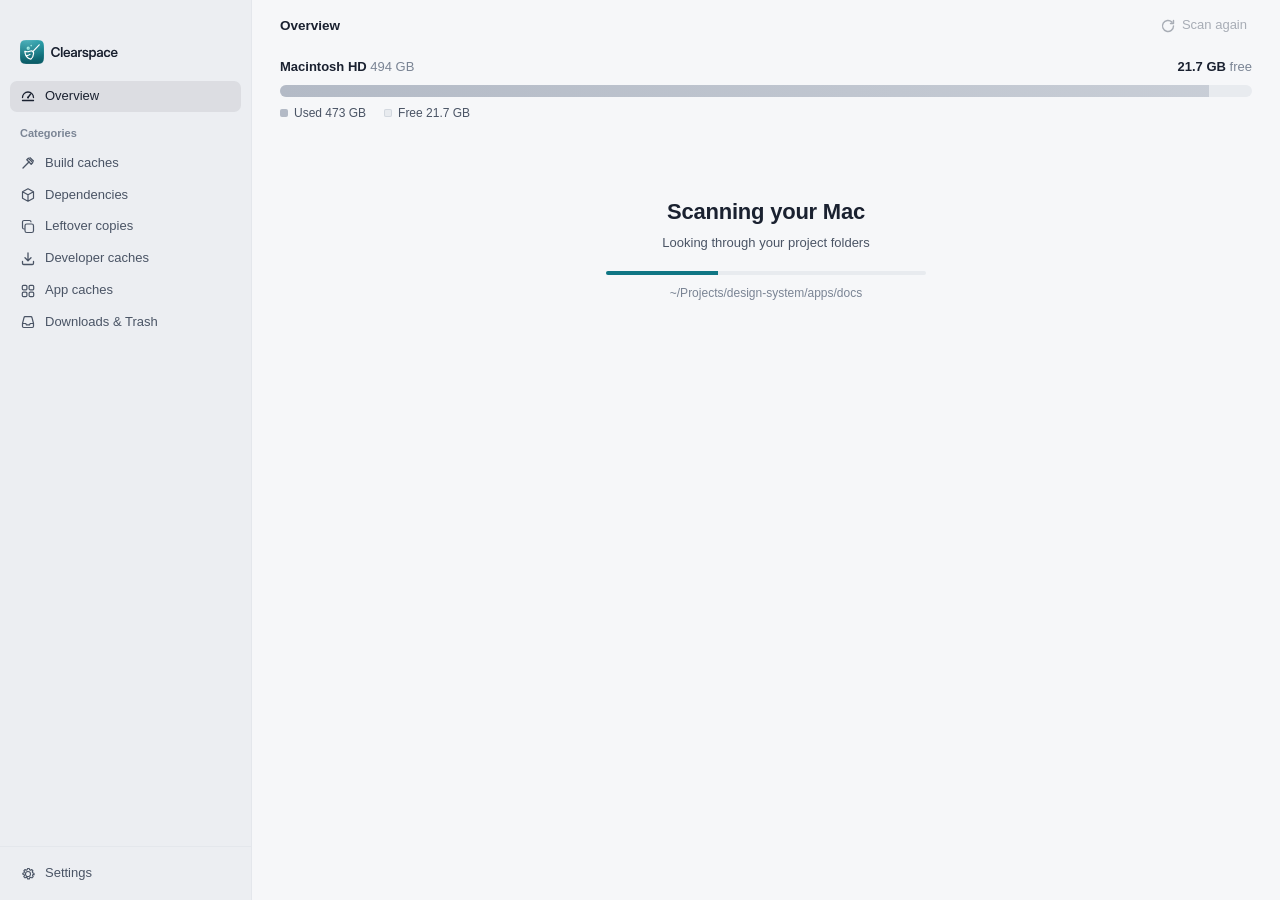
<file: demo/index.html>
<!doctype html>
<html lang="en">
<head>
  <meta charset="utf-8">
  <meta http-equiv="Content-Security-Policy" content="default-src 'self'; script-src 'self'; style-src 'self'; img-src 'self' data:">
  <meta name="viewport" content="width=device-width, initial-scale=1">
  <title>Clearspace demo</title>
  <meta name="robots" content="noindex">
  <link rel="icon" type="image/svg+xml" href="../assets/brand/favicon.svg">
  <link rel="stylesheet" href="styles.css">
</head>
<body>
  <div class="app">
    <aside class="sidebar" aria-label="Sections">
      <div class="drag sidebar-drag"></div>
      <div class="brand drag" role="img" aria-label="Clearspace">
        <svg xmlns="http://www.w3.org/2000/svg" class="logo" viewBox="0 0 164 40" width="164" height="40" aria-hidden="true"><defs>
    <linearGradient id="side-bg" x1="0" y1="0" x2="0" y2="40" gradientUnits="userSpaceOnUse"><stop offset="0" stop-color="#1b9aa6"/><stop offset="1" stop-color="#0a5964"/></linearGradient>
    <radialGradient id="side-hl" cx="12.0" cy="0" r="36.0" gradientUnits="userSpaceOnUse"><stop offset="0" stop-color="#fff" stop-opacity="0.22"/><stop offset="1" stop-color="#fff" stop-opacity="0"/></radialGradient>
    <clipPath id="side-clip"><path d="M40.00 20.00 L39.98 26.72 L39.93 28.86 L39.85 30.40 L39.72 31.65 L39.57 32.70 L39.38 33.62 L39.15 34.43 L38.88 35.16 L38.58 35.81 L38.23 36.40 L37.84 36.93 L37.41 37.41 L36.93 37.84 L36.40 38.23 L35.81 38.58 L35.16 38.88 L34.43 39.15 L33.62 39.38 L32.70 39.57 L31.65 39.72 L30.40 39.85 L28.86 39.93 L26.72 39.98 L20.00 40.00 L13.28 39.98 L11.14 39.93 L9.60 39.85 L8.35 39.72 L7.30 39.57 L6.38 39.38 L5.57 39.15 L4.84 38.88 L4.19 38.58 L3.60 38.23 L3.07 37.84 L2.59 37.41 L2.16 36.93 L1.77 36.40 L1.42 35.81 L1.12 35.16 L0.85 34.43 L0.62 33.62 L0.43 32.70 L0.28 31.65 L0.15 30.40 L0.07 28.86 L0.02 26.72 L0.00 20.00 L0.02 13.28 L0.07 11.14 L0.15 9.60 L0.28 8.35 L0.43 7.30 L0.62 6.38 L0.85 5.57 L1.12 4.84 L1.42 4.19 L1.77 3.60 L2.16 3.07 L2.59 2.59 L3.07 2.16 L3.60 1.77 L4.19 1.42 L4.84 1.12 L5.57 0.85 L6.38 0.62 L7.30 0.43 L8.35 0.28 L9.60 0.15 L11.14 0.07 L13.28 0.02 L20.00 0.00 L26.72 0.02 L28.86 0.07 L30.40 0.15 L31.65 0.28 L32.70 0.43 L33.62 0.62 L34.43 0.85 L35.16 1.12 L35.81 1.42 L36.40 1.77 L36.93 2.16 L37.41 2.59 L37.84 3.07 L38.23 3.60 L38.58 4.19 L38.88 4.84 L39.15 5.57 L39.38 6.38 L39.57 7.30 L39.72 8.35 L39.85 9.60 L39.93 11.14 L39.98 13.28 Z"/></clipPath>
  </defs>
  <path d="M40.00 20.00 L39.98 26.72 L39.93 28.86 L39.85 30.40 L39.72 31.65 L39.57 32.70 L39.38 33.62 L39.15 34.43 L38.88 35.16 L38.58 35.81 L38.23 36.40 L37.84 36.93 L37.41 37.41 L36.93 37.84 L36.40 38.23 L35.81 38.58 L35.16 38.88 L34.43 39.15 L33.62 39.38 L32.70 39.57 L31.65 39.72 L30.40 39.85 L28.86 39.93 L26.72 39.98 L20.00 40.00 L13.28 39.98 L11.14 39.93 L9.60 39.85 L8.35 39.72 L7.30 39.57 L6.38 39.38 L5.57 39.15 L4.84 38.88 L4.19 38.58 L3.60 38.23 L3.07 37.84 L2.59 37.41 L2.16 36.93 L1.77 36.40 L1.42 35.81 L1.12 35.16 L0.85 34.43 L0.62 33.62 L0.43 32.70 L0.28 31.65 L0.15 30.40 L0.07 28.86 L0.02 26.72 L0.00 20.00 L0.02 13.28 L0.07 11.14 L0.15 9.60 L0.28 8.35 L0.43 7.30 L0.62 6.38 L0.85 5.57 L1.12 4.84 L1.42 4.19 L1.77 3.60 L2.16 3.07 L2.59 2.59 L3.07 2.16 L3.60 1.77 L4.19 1.42 L4.84 1.12 L5.57 0.85 L6.38 0.62 L7.30 0.43 L8.35 0.28 L9.60 0.15 L11.14 0.07 L13.28 0.02 L20.00 0.00 L26.72 0.02 L28.86 0.07 L30.40 0.15 L31.65 0.28 L32.70 0.43 L33.62 0.62 L34.43 0.85 L35.16 1.12 L35.81 1.42 L36.40 1.77 L36.93 2.16 L37.41 2.59 L37.84 3.07 L38.23 3.60 L38.58 4.19 L38.88 4.84 L39.15 5.57 L39.38 6.38 L39.57 7.30 L39.72 8.35 L39.85 9.60 L39.93 11.14 L39.98 13.28 Z" fill="url(#side-bg)"/>
  <path d="M40.00 20.00 L39.98 26.72 L39.93 28.86 L39.85 30.40 L39.72 31.65 L39.57 32.70 L39.38 33.62 L39.15 34.43 L38.88 35.16 L38.58 35.81 L38.23 36.40 L37.84 36.93 L37.41 37.41 L36.93 37.84 L36.40 38.23 L35.81 38.58 L35.16 38.88 L34.43 39.15 L33.62 39.38 L32.70 39.57 L31.65 39.72 L30.40 39.85 L28.86 39.93 L26.72 39.98 L20.00 40.00 L13.28 39.98 L11.14 39.93 L9.60 39.85 L8.35 39.72 L7.30 39.57 L6.38 39.38 L5.57 39.15 L4.84 38.88 L4.19 38.58 L3.60 38.23 L3.07 37.84 L2.59 37.41 L2.16 36.93 L1.77 36.40 L1.42 35.81 L1.12 35.16 L0.85 34.43 L0.62 33.62 L0.43 32.70 L0.28 31.65 L0.15 30.40 L0.07 28.86 L0.02 26.72 L0.00 20.00 L0.02 13.28 L0.07 11.14 L0.15 9.60 L0.28 8.35 L0.43 7.30 L0.62 6.38 L0.85 5.57 L1.12 4.84 L1.42 4.19 L1.77 3.60 L2.16 3.07 L2.59 2.59 L3.07 2.16 L3.60 1.77 L4.19 1.42 L4.84 1.12 L5.57 0.85 L6.38 0.62 L7.30 0.43 L8.35 0.28 L9.60 0.15 L11.14 0.07 L13.28 0.02 L20.00 0.00 L26.72 0.02 L28.86 0.07 L30.40 0.15 L31.65 0.28 L32.70 0.43 L33.62 0.62 L34.43 0.85 L35.16 1.12 L35.81 1.42 L36.40 1.77 L36.93 2.16 L37.41 2.59 L37.84 3.07 L38.23 3.60 L38.58 4.19 L38.88 4.84 L39.15 5.57 L39.38 6.38 L39.57 7.30 L39.72 8.35 L39.85 9.60 L39.93 11.14 L39.98 13.28 Z" fill="url(#side-hl)"/>
  <path d="M40.00 20.00 L39.98 26.72 L39.93 28.86 L39.85 30.40 L39.72 31.65 L39.57 32.70 L39.38 33.62 L39.15 34.43 L38.88 35.16 L38.58 35.81 L38.23 36.40 L37.84 36.93 L37.41 37.41 L36.93 37.84 L36.40 38.23 L35.81 38.58 L35.16 38.88 L34.43 39.15 L33.62 39.38 L32.70 39.57 L31.65 39.72 L30.40 39.85 L28.86 39.93 L26.72 39.98 L20.00 40.00 L13.28 39.98 L11.14 39.93 L9.60 39.85 L8.35 39.72 L7.30 39.57 L6.38 39.38 L5.57 39.15 L4.84 38.88 L4.19 38.58 L3.60 38.23 L3.07 37.84 L2.59 37.41 L2.16 36.93 L1.77 36.40 L1.42 35.81 L1.12 35.16 L0.85 34.43 L0.62 33.62 L0.43 32.70 L0.28 31.65 L0.15 30.40 L0.07 28.86 L0.02 26.72 L0.00 20.00 L0.02 13.28 L0.07 11.14 L0.15 9.60 L0.28 8.35 L0.43 7.30 L0.62 6.38 L0.85 5.57 L1.12 4.84 L1.42 4.19 L1.77 3.60 L2.16 3.07 L2.59 2.59 L3.07 2.16 L3.60 1.77 L4.19 1.42 L4.84 1.12 L5.57 0.85 L6.38 0.62 L7.30 0.43 L8.35 0.28 L9.60 0.15 L11.14 0.07 L13.28 0.02 L20.00 0.00 L26.72 0.02 L28.86 0.07 L30.40 0.15 L31.65 0.28 L32.70 0.43 L33.62 0.62 L34.43 0.85 L35.16 1.12 L35.81 1.42 L36.40 1.77 L36.93 2.16 L37.41 2.59 L37.84 3.07 L38.23 3.60 L38.58 4.19 L38.88 4.84 L39.15 5.57 L39.38 6.38 L39.57 7.30 L39.72 8.35 L39.85 9.60 L39.93 11.14 L39.98 13.28 Z" fill="none" stroke="#fff" stroke-opacity="0.16" stroke-width="1.250" clip-path="url(#side-clip)"/>
  <g transform="translate(4.000 4.000) scale(1.3333)"><g fill="none" stroke-width="1.5" stroke-linecap="round" stroke-linejoin="round"><path d="M21 3L13 11.5" stroke="#fff"/><path d="M9.44573 11.0854C6.96539 12.0368 4.98269 11.8736 3 11.0885C3.50059 17.531 6.50414 20.0089 10.5089 21C10.5089 21 13.5261 18.8664 13.961 13.8074C14.0081 13.2595 14.0317 12.9856 13.9178 12.6769C13.8038 12.3682 13.5802 12.1468 13.1329 11.704C12.3973 10.9757 12.0295 10.6116 11.5929 10.5204C11.1564 10.4293 10.5862 10.648 9.44573 11.0854Z" stroke="#fff"/><path d="M4.5 16.4464C4.5 16.4464 7 16.9286 9.5 15" stroke="#fff"/><path d="M8.5 7.25C8.5 7.94036 7.94036 8.5 7.25 8.5C6.55964 8.5 6 7.94036 6 7.25C6 6.55964 6.55964 6 7.25 6C7.94036 6 8.5 6.55964 8.5 7.25Z" stroke="#a8efe6"/><path d="M11.125 4H11M11.25 4C11.25 4.13807 11.1381 4.25 11 4.25C10.8619 4.25 10.75 4.13807 10.75 4C10.75 3.86193 10.8619 3.75 11 3.75C11.1381 3.75 11.25 3.86193 11.25 4Z" stroke="#a8efe6"/></g></g><g class="logo-word"><path fill="currentColor" d="M59.57114093959731 28.515771812080537C63.29194630872483 28.515771812080537 66.1268456375839 26.212416107382552 66.68053691275168 22.613422818791946H63.71275167785235C63.24765100671141 24.706375838926174 61.69731543624161 25.891275167785235 59.593288590604026 25.891275167785235C56.559060402684565 25.891275167785235 54.74295302013423 23.55469798657718 54.74295302013423 20.011073825503356C54.74295302013423 16.44530201342282 56.57013422818792 14.108724832214765 59.593288590604026 14.108724832214765C61.70838926174497 14.108724832214765 63.25872483221477 15.30469798657718 63.70167785234899 17.408724832214766H66.68053691275168C66.1268456375839 13.798657718120804 63.29194630872483 11.484228187919463 59.57114093959731 11.484228187919463C55.01979865771812 11.484228187919463 51.79731543624161 14.828523489932886 51.79731543624161 20.011073825503356C51.79731543624161 25.16040268456376 55.01979865771812 28.515771812080537 59.57114093959731 28.515771812080537ZM70.96548724832215 11.75H68.17488322147652V28.25H70.96548724832215ZM78.10748456375838 28.515771812080537C80.84271946308723 28.515771812080537 83.01318926174496 26.93221476510067 83.45614228187918 24.639932885906042H80.84271946308723C80.52157852348992 25.636577181208054 79.58030335570469 26.312080536912752 78.17392751677852 26.312080536912752C76.29137718120805 26.312080536912752 75.20614228187918 25.038590604026844 75.13969932885905 23.133892617449664H83.60010201342281V22.36979865771812C83.60010201342281 18.78187919463087 81.36318926174496 16.290268456375838 77.99674630872482 16.290268456375838C74.71889395973153 16.290268456375838 72.4044644295302 18.859395973154363 72.4044644295302 22.414093959731545C72.4044644295302 25.957718120805367 74.59708187919462 28.515771812080537 78.10748456375838 28.515771812080537ZM75.16184697986576 21.207046979865773C75.35010201342281 19.534899328859062 76.4242630872483 18.50503355704698 78.04104161073825 18.50503355704698C79.65782013422817 18.50503355704698 80.74305503355704 19.534899328859062 80.92023624161072 21.207046979865773ZM88.71558926174495 28.43825503355705C90.62028724832214 28.43825503355705 91.6058577181208 27.640939597315437 92.15954899328858 26.6H92.203844295302V28.25H94.95015302013422V20.276845637583893C94.95015302013422 17.84060402684564 93.14511946308724 16.323489932885906 90.09981744966441 16.323489932885906C87.04344161073824 16.323489932885906 85.13874362416107 17.862751677852348 85.0058577181208 20.18825503355705H87.69679731543623C87.77431409395972 19.20268456375839 88.68236778523489 18.493959731543626 90.04444832214764 18.493959731543626C91.38438120805368 18.493959731543626 92.1816966442953 19.20268456375839 92.1816966442953 20.1993288590604V20.28791946308725C92.1816966442953 21.08523489932886 91.43975033557047 21.118456375838925 89.26928053691275 21.36208053691275C86.8551865771812 21.616778523489934 84.67364295302012 22.27013422818792 84.67364295302012 24.927852348993287C84.67364295302012 27.264429530201344 86.39008590604026 28.43825503355705 88.71558926174495 28.43825503355705ZM89.40216644295302 26.36744966442953C88.18404563758388 26.36744966442953 87.39780402684563 25.824832214765102 87.39780402684563 24.90570469798658C87.39780402684563 23.84261744966443 88.41659597315436 23.410738255033557 89.61256912751676 23.233557046979865C90.76424697986576 23.056375838926172 91.84948187919463 22.879194630872483 92.19277046979865 22.65771812080537V23.92013422818792C92.19277046979865 25.282214765100672 91.2293476510067 26.36744966442953 89.40216644295302 26.36744966442953ZM96.92067382550336 28.25H99.71127785234899V21.627852348993287C99.71127785234899 19.8006711409396 100.74114362416107 18.881543624161075 102.07000268456376 18.881543624161075C102.62369395973154 18.881543624161075 103.17738523489932 18.936912751677852 103.38778791946308 18.97013422818792V16.489597315436242C103.16631140939597 16.46744966442953 102.856244295302 16.44530201342282 102.47973422818792 16.44530201342282C100.97369395973153 16.44530201342282 100.07671409395972 17.15402684563758 99.64483489932886 18.493959731543626H99.61161342281879V16.556040268456375H96.92067382550336ZM109.07911409395972 28.526845637583893C111.96938255033557 28.526845637583893 114.04018791946308 27.08724832214765 114.04018791946308 24.806040268456375C114.04018791946308 23.08959731543624 112.96602684563757 22.070805369127516 110.65159731543623 21.583557046979866L108.54757046979864 21.151677852348993C107.57307382550334 20.941275167785236 106.99723489932884 20.509395973154362 106.99723489932884 19.81174496644295C106.99723489932884 19.01442953020134 107.75025503355704 18.394295302013422 108.97944966442952 18.394295302013422C110.25293959731543 18.394295302013422 111.10562416107382 19.158389261744965 111.12777181208052 20.1993288590604H113.75226845637583C113.6858255033557 17.796308724832215 111.74790604026845 16.301342281879194 108.91300671140938 16.301342281879194C106.05595973154361 16.301342281879194 104.20663087248322 17.75201342281879 104.20663087248322 19.9003355704698C104.20663087248322 21.67214765100671 105.38045637583892 22.812751677852347 107.61736912751677 23.27785234899329L109.61065771812079 23.68758389261745C110.59622818791945 23.897986577181207 111.20528859060401 24.30771812080537 111.20528859060401 25.016442953020135C111.20528859060401 25.84697986577181 110.38582550335569 26.433892617449665 109.0348187919463 26.433892617449665C107.63951677852349 26.433892617449665 106.82005369127516 25.78053691275168 106.69824161073825 24.639932885906042H103.94085906040267C104.11804026845637 27.153691275167784 106.2331409395973 28.526845637583893 109.07911409395972 28.526845637583893ZM115.44594362416106 32.87885906040268H118.23654765100669V26.48926174496644H118.26976912751675C119.00064161073824 27.818120805369126 120.22983624161071 28.48255033557047 121.7580241610738 28.48255033557047C124.81439999999998 28.48255033557047 126.81876241610736 26.03523489932886 126.81876241610736 22.391946308724833C126.81876241610736 18.792953020134227 124.78117852348991 16.323489932885906 121.76909798657717 16.323489932885906C120.25198389261743 16.323489932885906 118.95634630872482 16.943624161073824 118.22547382550334 18.183892617449665H118.19225234899326V16.556040268456375H115.44594362416106ZM121.10466845637582 26.145973154362416C119.27748724832213 26.145973154362416 118.08151409395971 24.673154362416106 118.08151409395971 22.391946308724833C118.08151409395971 20.121812080536913 119.27748724832213 18.63791946308725 121.10466845637582 18.63791946308725C122.83218523489931 18.63791946308725 123.99493691275165 19.977852348993288 123.99493691275165 22.391946308724833C123.99493691275165 24.81711409395973 122.83218523489931 26.145973154362416 121.10466845637582 26.145973154362416ZM131.97854496644294 28.43825503355705C133.88324295302013 28.43825503355705 134.8688134228188 27.640939597315437 135.42250469798657 26.6H135.46679999999998V28.25H138.2131087248322V20.276845637583893C138.2131087248322 17.84060402684564 136.40807516778523 16.323489932885906 133.3627731543624 16.323489932885906C130.30639731543624 16.323489932885906 128.40169932885905 17.862751677852348 128.2688134228188 20.18825503355705H130.95975302013423C131.03726979865772 19.20268456375839 131.9453234899329 18.493959731543626 133.30740402684563 18.493959731543626C134.64733691275165 18.493959731543626 135.4446523489933 19.20268456375839 135.4446523489933 20.1993288590604V20.28791946308725C135.4446523489933 21.08523489932886 134.70270604026845 21.118456375838925 132.53223624161072 21.36208053691275C130.1181422818792 21.616778523489934 127.93659865771811 22.27013422818792 127.93659865771811 24.927852348993287C127.93659865771811 27.264429530201344 129.65304161073826 28.43825503355705 131.97854496644294 28.43825503355705ZM132.665122147651 26.36744966442953C131.44700134228188 26.36744966442953 130.6607597315436 25.824832214765102 130.6607597315436 24.90570469798658C130.6607597315436 23.84261744966443 131.67955167785234 23.410738255033557 132.87552483221475 23.233557046979865C134.02720268456375 23.056375838926172 135.1124375838926 22.879194630872483 135.45572617449665 22.65771812080537V23.92013422818792C135.45572617449665 25.282214765100672 134.49230335570468 26.36744966442953 132.665122147651 26.36744966442953ZM145.35510604026842 28.515771812080537C148.3118174496644 28.515771812080537 150.46013959731542 26.611073825503354 150.65946845637583 24.053020134228188H147.90208590604024C147.63631409395973 25.348657718120805 146.85007248322145 26.19026845637584 145.3883275167785 26.19026845637584C143.55007248322147 26.19026845637584 142.4648375838926 24.71744966442953 142.4648375838926 22.414093959731545C142.4648375838926 20.0996644295302 143.5611463087248 18.61577181208054 145.3883275167785 18.61577181208054C146.8389986577181 18.61577181208054 147.71383087248321 19.490604026845638 147.92423355704696 20.74194630872483H150.65946845637583C150.415844295302 18.13959731543624 148.2896697986577 16.290268456375838 145.35510604026842 16.290268456375838C141.93329395973151 16.290268456375838 139.64101208053688 18.804026845637583 139.64101208053688 22.414093959731545C139.64101208053688 26.024161073825503 141.93329395973151 28.515771812080537 145.35510604026842 28.515771812080537ZM157.1924053691275 28.515771812080537C159.92764026845634 28.515771812080537 162.09811006711408 26.93221476510067 162.5410630872483 24.639932885906042H159.92764026845634C159.60649932885903 25.636577181208054 158.6652241610738 26.312080536912752 157.25884832214763 26.312080536912752C155.37629798657716 26.312080536912752 154.2910630872483 25.038590604026844 154.22462013422816 23.133892617449664H162.6850228187919V22.36979865771812C162.6850228187919 18.78187919463087 160.44811006711407 16.290268456375838 157.08166711409393 16.290268456375838C153.80381476510064 16.290268456375838 151.4893852348993 18.859395973154363 151.4893852348993 22.414093959731545C151.4893852348993 25.957718120805367 153.68200268456374 28.515771812080537 157.1924053691275 28.515771812080537ZM154.24676778523488 21.207046979865773C154.4350228187919 19.534899328859062 155.50918389261741 18.50503355704698 157.12596241610734 18.50503355704698C158.7427409395973 18.50503355704698 159.82797583892614 19.534899328859062 160.00515704697983 21.207046979865773Z"/></g></svg>
      </div>
      <nav id="nav"></nav>
      <div class="sidebar-foot">
        <button class="nav-item" data-view="settings" id="nav-settings">
          <svg class="ico" viewBox="0 0 16 16" aria-hidden="true"><path d="M8 5.5a2.5 2.5 0 1 0 0 5 2.5 2.5 0 0 0 0-5Zm6.2 3.3-1.3-.3a5 5 0 0 1-.4 1l.7 1.1-1.3 1.3-1.1-.7a5 5 0 0 1-1 .4l-.3 1.3H7.5l-.3-1.3a5 5 0 0 1-1-.4l-1.1.7-1.3-1.3.7-1.1a5 5 0 0 1-.4-1l-1.3-.3V7.2l1.3-.3c.1-.4.2-.7.4-1l-.7-1.1 1.3-1.3 1.1.7c.3-.2.6-.3 1-.4l.3-1.3h1.8l.3 1.3c.4.1.7.2 1 .4l1.1-.7 1.3 1.3-.7 1.1c.2.3.3.6.4 1l1.3.3v1.6Z" fill="none" stroke="currentColor" stroke-width="1.1" stroke-linejoin="round"/></svg>
          <span>Settings</span>
        </button>
      </div>
    </aside>

    <main class="main">
      <header class="toolbar drag">
        <div class="toolbar-title" id="toolbar-title">Overview</div>
        <div class="toolbar-right no-drag">
          <span class="muted small" id="scanned-at"></span>
          <button class="btn btn-quiet" id="btn-rescan" type="button">
            <svg class="ico" viewBox="0 0 16 16" aria-hidden="true"><path d="M13.5 8a5.5 5.5 0 1 1-1.6-3.9M13.5 2.5v3h-3" fill="none" stroke="currentColor" stroke-width="1.4" stroke-linecap="round" stroke-linejoin="round"/></svg>
            Scan again
          </button>
        </div>
      </header>

      <section class="capacity" id="capacity" aria-label="Disk space"></section>

      <div class="view" id="view" tabindex="-1"></div>

      <footer class="actionbar" id="actionbar"></footer>
    </main>
  </div>

  <dialog class="sheet" id="sheet" aria-labelledby="sheet-title"></dialog>
  <script src="demo-api.js"></script>
  <script src="app.js"></script>
</body>
</html>
</file>
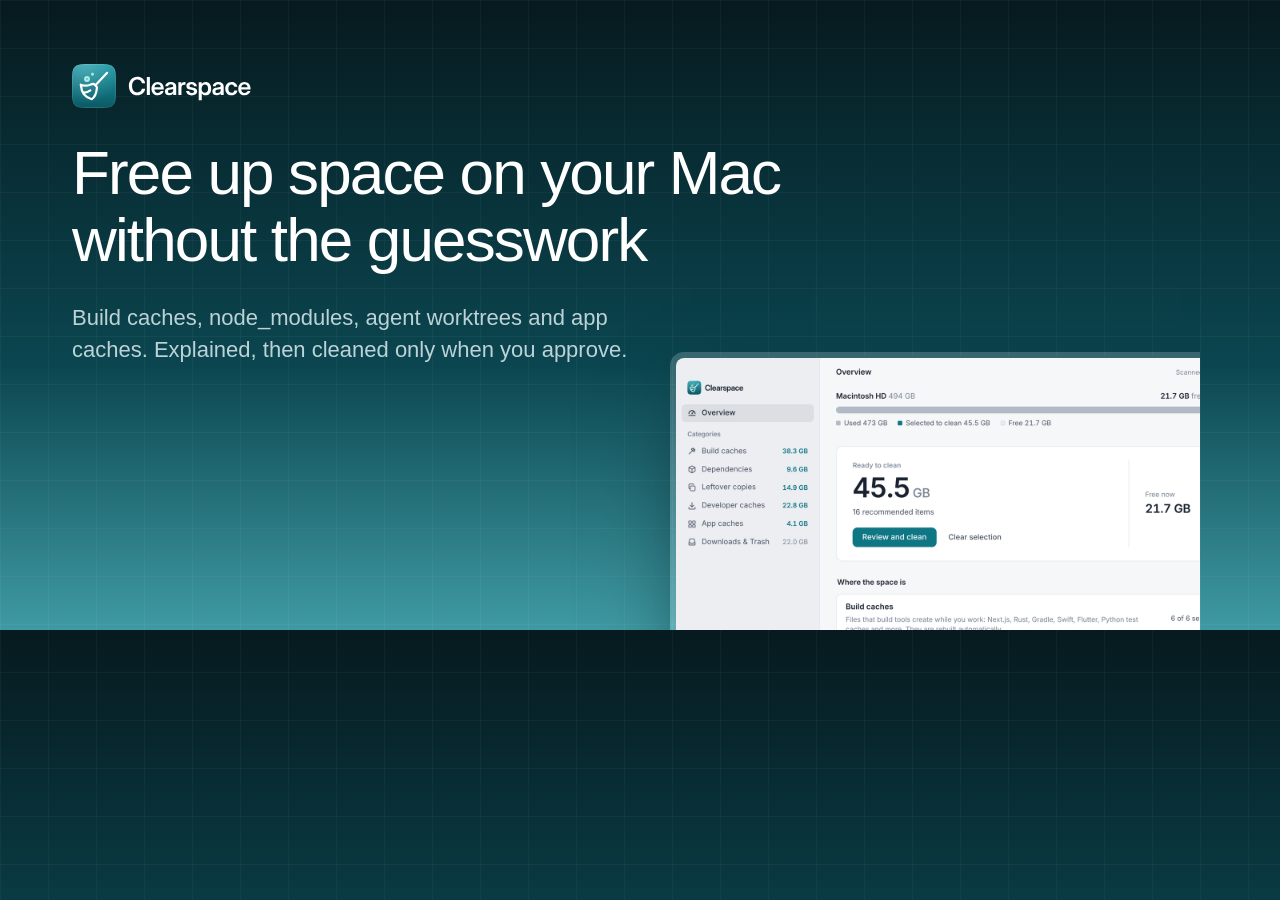
<file: tools/og-source.html>
<!doctype html>
<!-- Source for assets/img/og.png (1200x630). Render with a headless browser at 1200x630. -->
<html><head><meta charset="utf-8">
<style>
  @font-face { font-family: Inter; src: local("Inter"), local("Inter Medium"); }
  html, body { margin: 0; width: 1200px; height: 630px; overflow: hidden; }
  body {
    font-family: Inter, sans-serif; color: #fff; position: relative;
    background:
      linear-gradient(rgba(255,255,255,.035) 1px, transparent 1px) 0 0 / 48px 48px,
      linear-gradient(90deg, rgba(255,255,255,.035) 1px, transparent 1px) 0 0 / 48px 48px,
      linear-gradient(180deg, #061a1f 0%, #0b4650 58%, #3f9aa3 100%);
  }
  .logo { position: absolute; left: 72px; top: 64px; height: 44px; }
  h1 { position: absolute; left: 72px; top: 140px; margin: 0; font-size: 62px; line-height: 1.08; font-weight: 500; letter-spacing: -0.03em; width: 820px; }
  p { position: absolute; left: 72px; top: 302px; margin: 0; font-size: 24px; line-height: 1.45; color: rgba(228,243,245,.82); width: 560px; font-size: 22px; }
  .shot { position: absolute; left: 670px; top: 352px; width: 640px; border-radius: 14px; border: 6px solid rgba(255,255,255,.18); box-shadow: 0 30px 80px -20px rgba(0,20,25,.6); }
</style></head>
<body>
  <img class="logo" src="../assets/brand/clearspace-logo-white.svg" alt="">
  <h1>Free up space on your Mac without the guesswork</h1>
  <p>Build caches, node_modules, agent worktrees and app caches. Explained, then cleaned only when you approve.</p>
  <img class="shot" src="../assets/img/app-overview.png" alt="">
</body></html>
</file>
<file: assets/css/site.css>
/* =========================================================================
   Clearspace marketing site
   Design language:
   a boxed hairline frame over a graph-paper canvas, a dark navbar, a deep
   hero gradient that dissolves into the tinted canvas, editorial
   medium-weight headlines and hairline grids instead of cards.
   Brand hue follows the product: Clearspace teal (#0f7684), the same accent
   the app uses, so the site and the app read as one brand.
   To change the accent, swap the --mk-accent* tokens and the gradient stops.
   ========================================================================= */

:root {
  --mk-ink: #14181f;
  --mk-body: #59626f;
  --mk-faint: #8b93a0;

  --mk-paper: #ffffff;
  --mk-canvas: #eef4f5;   /* tinted section field */
  --mk-shell: #f7f9fa;    /* page behind the boxed frame */

  --mk-line: #e2e8ea;
  --mk-line-strong: #d3dcdf;

  --mk-accent: #0f7684;
  --mk-accent-hover: #0b5f6b;
  --mk-accent-soft: #e3f1f2;
  --mk-accent-soft-fg: #0b5f6b;

  --mk-nav: #071a1f;
  --mk-nav-fg: rgba(255, 255, 255, 0.7);
  --mk-nav-line: rgba(255, 255, 255, 0.08);

  --mk-ghost: rgba(255, 255, 255, 0.12);
  --mk-ghost-hover: rgba(255, 255, 255, 0.2);
  --mk-ghost-line: rgba(255, 255, 255, 0.26);
  --mk-hero-copy: rgba(228, 243, 245, 0.86);

  --mk-tick: #7d8694;
  --mk-ok: #1e9e5a;
  --mk-warn: #8a5700;
  --mk-warn-bg: #fbeed3;
  --mk-safe: #1f7445;
  --mk-safe-bg: #e2f2e8;
  --mk-lock: #5f6773;
  --mk-lock-bg: #eceef1;

  --mk-shadow-card: 0 1px 2px rgba(20, 30, 50, 0.05), 0 12px 32px -16px rgba(20, 30, 50, 0.2);
  --mk-shadow-float: 0 30px 80px -30px rgba(5, 50, 60, 0.45);

  --mk-section: 6.5rem;  /* 104px */
  --mk-half: 4.5rem;     /* 72px */

  --font-sans: "Inter", ui-sans-serif, system-ui, -apple-system, "Segoe UI", Roboto, sans-serif;
  --font-mono: ui-monospace, SFMono-Regular, "SF Mono", Menlo, Consolas, monospace;
  --ease-out: cubic-bezier(0.21, 0.47, 0.32, 0.98);
}

/* ---- Base ---------------------------------------------------------------- */
*, *::before, *::after { box-sizing: border-box; }
html { scroll-behavior: smooth; -webkit-text-size-adjust: 100%; }
body { margin: 0; }
h1, h2, h3, p, ul, ol, dl, dd, figure { margin: 0; }
ul, ol { padding: 0; list-style: none; }
img { display: block; max-width: 100%; height: auto; }
a { color: inherit; text-decoration: none; }
button { font: inherit; color: inherit; cursor: pointer; }
code { font-family: var(--font-mono); font-size: 0.92em; }
.sprite { position: absolute; }
.sr-only { position: absolute; width: 1px; height: 1px; padding: 0; margin: -1px; overflow: hidden; clip: rect(0, 0, 0, 0); white-space: nowrap; border: 0; }
.tab { font-variant-numeric: tabular-nums; }
.mt-4 { margin-top: 1rem; } .mt-5 { margin-top: 1.25rem; } .mt-6 { margin-top: 1.5rem; } .mt-8 { margin-top: 2rem; }

.ic { width: 16px; height: 16px; flex: none; }
.ic-12 { width: 12px; height: 12px; } .ic-13 { width: 13px; height: 13px; } .ic-15 { width: 15px; height: 15px; }
.ic-16 { width: 16px; height: 16px; } .ic-20 { width: 20px; height: 20px; }

.mk-root {
  font-family: var(--font-sans);
  -webkit-font-smoothing: antialiased;
  -moz-osx-font-smoothing: grayscale;
  color: var(--mk-ink);
  background-color: var(--mk-shell);
  background-image:
    linear-gradient(rgba(20, 40, 50, 0.035) 1px, transparent 1px),
    linear-gradient(90deg, rgba(20, 40, 50, 0.035) 1px, transparent 1px);
  background-size: 44px 44px;
  min-height: 100vh;
}
.mk-root ::selection { background: var(--mk-accent); color: #fff; }
:focus-visible { outline: 2px solid var(--mk-accent); outline-offset: 3px; border-radius: 6px; }

/* ---- Type scale: medium weight, tight tracking, never bold --------------- */
.t-hero    { font-size: 2rem; line-height: 1.18; letter-spacing: -0.02em; font-weight: 500; }
.t-display { font-size: 2rem; line-height: 1.18; letter-spacing: -0.02em; font-weight: 500; }
.t-title   { font-size: 2rem; line-height: 1.18; letter-spacing: -0.02em; font-weight: 500; }
.t-hero, .t-display, .t-title, .t-tile { text-wrap: balance; }
.mk-lede, .mk-body, .mk-hero-copy { text-wrap: pretty; }
.t-tile    { font-size: 19px; line-height: 1.35; letter-spacing: -0.015em; font-weight: 500; }
@media (min-width: 768px) {
  .t-hero    { font-size: 3.5rem;  line-height: 1.06; letter-spacing: -0.032em; }
  .t-display { font-size: 2.75rem; line-height: 1.1;  letter-spacing: -0.026em; }
}
.mk-body    { font-size: 0.875rem; line-height: 1.625; color: var(--mk-body); }
.mk-lede    { font-size: 0.875rem; line-height: 1.625; color: var(--mk-body); max-width: 28rem; }
@media (min-width: 768px) { .mk-lede { font-size: 1rem; } }
.mk-caption { font-size: 0.75rem; line-height: 1.5; }
.mk-mono    { font-size: 0.6875rem; line-height: 1rem; letter-spacing: 0.06em; font-weight: 500; text-transform: uppercase; color: var(--mk-faint); }
.on-dark    { color: #fff; }

/* ---- Chips & buttons ----------------------------------------------------- */
.mk-chip {
  display: inline-flex; align-items: center; gap: 6px;
  border-radius: 6px; padding: 4px 10px;
  font-size: 0.6875rem; line-height: 1rem; font-weight: 600;
  background: var(--mk-accent-soft); color: var(--mk-accent-soft-fg);
}
.mk-chip-ghost { background: var(--mk-ghost); color: #fff; border: 1px solid var(--mk-ghost-line); backdrop-filter: blur(4px); }

.mk-btn {
  display: inline-flex; align-items: center; justify-content: center; gap: 8px;
  height: 44px; padding: 0 24px; border-radius: 999px;
  font-size: 0.875rem; line-height: 1.5; font-weight: 500; white-space: nowrap;
  transition: background-color 180ms ease, border-color 180ms ease, transform 180ms ease;
}
.mk-btn-sm { height: 40px; padding: 0 20px; }
.mk-btn-accent { background: var(--mk-accent); color: #fff; }
.mk-btn-accent:hover { background: var(--mk-accent-hover); }
.mk-btn-white { background: var(--mk-paper); color: var(--mk-ink); }
.mk-btn-white:hover { transform: scale(1.03); }
.mk-btn-white:active { transform: scale(0.98); }
.mk-btn-ghost { background: var(--mk-ghost); color: #fff; border: 1px solid var(--mk-ghost-line); backdrop-filter: blur(4px); }
.mk-btn-ghost:hover { background: var(--mk-ghost-hover); }
.mk-btn-outline { background: var(--mk-paper); color: var(--mk-ink); border: 1px solid var(--mk-line-strong); }
.mk-btn-outline:hover { border-color: rgba(20, 24, 31, 0.3); background: var(--mk-shell); }
.mk-actions { display: flex; flex-wrap: wrap; align-items: center; justify-content: center; gap: 12px; }
.mk-actions-left { justify-content: flex-start; margin-top: 2rem; }

/* ---- Header -------------------------------------------------------------- */
.mk-header { position: sticky; top: 0; z-index: 40; background: var(--mk-nav); border-bottom: 1px solid var(--mk-nav-line); }
.mk-nav {
  max-width: 1320px; margin: 0 auto; height: 64px;
  display: flex; align-items: center; justify-content: space-between; gap: 24px;
  padding: 0 24px;
}
@media (min-width: 768px) { .mk-nav { padding: 0 48px; } }
.mk-logo { display: inline-flex; align-items: center; gap: 10px; flex: none; }
.mk-logo img { display: block; height: 26px; width: auto; }
.mk-nav-links, .mk-nav-right { display: none; align-items: center; }
.mk-nav-links { gap: 28px; }
.mk-nav-right { gap: 24px; }
.mk-nav-links a, .mk-nav-gh { font-size: 0.875rem; line-height: 1.25rem; color: var(--mk-nav-fg); transition: color 150ms ease; }
.mk-nav-links a:hover, .mk-nav-gh:hover { color: #fff; }
.mk-nav-gh { display: inline-flex; align-items: center; gap: 7px; }
.mk-nav-cta {
  display: inline-flex; align-items: center; height: 36px; padding: 0 16px; border-radius: 999px;
  background: var(--mk-accent); color: #fff; font-size: 0.875rem; font-weight: 500; transition: background-color 150ms ease;
}
.mk-nav-cta:hover { background: var(--mk-accent-hover); }
.mk-menu-btn { display: inline-flex; align-items: center; justify-content: center; width: 36px; height: 36px; border: 0; border-radius: 6px; background: transparent; color: #fff; }
@media (min-width: 1024px) {
  .mk-nav-links, .mk-nav-right { display: flex; }
  .mk-menu-btn { display: none; }
}
.mk-mobile { border-top: 1px solid var(--mk-nav-line); background: var(--mk-nav); padding: 8px 24px 24px; display: flex; flex-direction: column; animation: fade-in 160ms ease-out; }
.mk-mobile[hidden] { display: none; }
.mk-mobile a:not(.mk-btn) { padding: 12px 0; border-bottom: 1px solid var(--mk-nav-line); color: var(--mk-nav-fg); font-size: 0.875rem; }
.mk-mobile a:not(.mk-btn):hover { color: #fff; }
.mk-mobile .mk-btn { margin-top: 20px; }
@media (min-width: 1024px) { .mk-mobile { display: none !important; } }
@keyframes fade-in { from { opacity: 0; } }

/* ---- Frame & sections ---------------------------------------------------- */
.mk-frame { max-width: 1320px; margin: 0 auto; background: var(--mk-paper); border-left: 1px solid var(--mk-line); border-right: 1px solid var(--mk-line); }
.mk-section { border-top: 1px solid var(--mk-line); scroll-margin-top: 64px; }
.mk-paper { background: var(--mk-paper); }
.mk-canvas { background: var(--mk-canvas); }
.mk-pad { padding: var(--mk-half) 24px; }
.mk-pad-x { padding-left: 24px; padding-right: 24px; }
.mk-pad-x-sm { padding-left: 16px; padding-right: 16px; }
.mk-py-half { padding-top: var(--mk-half); padding-bottom: var(--mk-half); }
.mk-py-section { padding-top: var(--mk-section); padding-bottom: var(--mk-section); }
.mk-pt-half { padding-top: var(--mk-half); }
@media (min-width: 768px) {
  .mk-pad { padding-left: 48px; padding-right: 48px; }
  .mk-pad-x, .mk-pad-x-sm { padding-left: 48px; padding-right: 48px; }
}
.mk-split { display: grid; gap: 32px; }
@media (min-width: 1024px) {
  .mk-split { grid-template-columns: 1fr 1fr; align-items: end; }
  .mk-split-right { margin-left: auto; }
}

/* ---- Hero ---------------------------------------------------------------- */
.mk-hero {
  position: relative; overflow: hidden;
  background: linear-gradient(180deg, #04141a 0%, #08303a 20%, #0f6672 44%, #4fa3ad 64%, #bddfe2 84%, var(--mk-canvas) 100%);
}
.mk-hero-grid {
  position: absolute; inset: 0; pointer-events: none;
  background-image:
    linear-gradient(rgba(255, 255, 255, 0.06) 1px, transparent 1px),
    linear-gradient(90deg, rgba(255, 255, 255, 0.06) 1px, transparent 1px);
  background-size: 56px 56px;
  -webkit-mask-image: linear-gradient(180deg, transparent 0%, #000 16%, #000 62%, transparent 92%);
  mask-image: linear-gradient(180deg, transparent 0%, #000 16%, #000 62%, transparent 92%);
}
.mk-hero-inner { position: relative; max-width: 48rem; margin: 0 auto; padding: var(--mk-half) 24px 0; text-align: center; display: flex; flex-direction: column; align-items: center; }
@media (min-width: 768px) { .mk-hero-inner { padding-top: var(--mk-section); } }
.mk-hero h1 { margin-top: 28px; color: #fff; }
.br-sm { display: none; }
@media (min-width: 640px) { .br-sm { display: inline; } }
.mk-pill-link {
  display: inline-flex; align-items: center; gap: 8px; padding: 4px 12px 4px 4px; border-radius: 999px;
  border: 1px solid var(--mk-ghost-line); background: var(--mk-ghost); backdrop-filter: blur(4px);
  color: #fff; font-size: 0.75rem; line-height: 1.5; transition: background-color 150ms ease;
}
.mk-pill-link:hover { background: var(--mk-ghost-hover); }
.mk-pill-new { flex: none; white-space: nowrap; border-radius: 999px; background: #fff; color: var(--mk-ink); padding: 2px 8px; font-size: 0.6875rem; font-weight: 600; line-height: 1rem; }
.mk-hero-copy { margin: 24px auto 0; max-width: 36rem; color: var(--mk-hero-copy); font-size: 0.875rem; line-height: 1.625; }
@media (min-width: 768px) { .mk-hero-copy { font-size: 1rem; } }
.mk-hero .mk-actions { margin-top: 32px; }
.mk-ticks { margin-top: 20px; display: flex; flex-wrap: wrap; justify-content: center; gap: 4px 20px; color: var(--mk-hero-copy); font-size: 0.75rem; }
.mk-ticks span { display: inline-flex; align-items: center; gap: 6px; }
.mk-hero-shot { position: relative; max-width: 1120px; margin: 56px auto 0; padding: 0 16px 64px; }
@media (min-width: 768px) { .mk-hero-shot { margin-top: 64px; padding: 0 48px 88px; } }
.mk-glass { border-radius: 20px; border: 1px solid rgba(255, 255, 255, 0.4); background: rgba(255, 255, 255, 0.25); padding: 6px; box-shadow: var(--mk-shadow-float); backdrop-filter: blur(4px); }
@media (min-width: 768px) { .mk-glass { padding: 8px; } }
.mk-glass img { border-radius: 14px; border: 1px solid var(--mk-line); width: 100%; }
.mk-hero-foot { position: relative; padding: 48px 24px 32px; text-align: center; font-size: 0.75rem; color: var(--mk-body); }

/* ---- Strip --------------------------------------------------------------- */
.mk-strip { border-top: 1px solid var(--mk-line); background: var(--mk-canvas); }
.mk-strip ul { display: grid; grid-template-columns: repeat(2, 1fr); gap: 1px; background: var(--mk-line); }
@media (min-width: 640px) { .mk-strip ul { grid-template-columns: repeat(4, 1fr); } }
@media (min-width: 1024px) { .mk-strip ul { grid-template-columns: repeat(8, 1fr); } }
.mk-strip li {
  background: var(--mk-canvas); height: 96px; padding: 0 16px;
  display: flex; flex-direction: column; align-items: center; justify-content: center; gap: 4px; text-align: center;
  color: var(--mk-body); opacity: 0.85; transition: opacity 200ms ease, color 200ms ease;
}
.mk-strip li:hover { opacity: 1; color: var(--mk-accent); }
.mk-strip code { font-size: 14px; font-weight: 500; color: inherit; }
.mk-strip span { font-size: 0.75rem; color: var(--mk-faint); }

/* ---- Bento --------------------------------------------------------------- */
.mk-bento { display: grid; gap: 1px; background: var(--mk-line); border-top: 1px solid var(--mk-line); }
@media (min-width: 1024px) { .mk-bento { grid-template-columns: 1fr 1fr; } }
.mk-tile { background: var(--mk-paper); display: flex; flex-direction: column; }
.mk-tile-head { padding: 32px 24px 0; }
.mk-tile-head h3 { margin-top: 12px; }
.mk-tile-head p { margin-top: 8px; max-width: 28rem; }
.mk-tile-body { margin-top: auto; padding: 24px 24px 32px; }
@media (min-width: 768px) { .mk-tile-head { padding: 40px 40px 0; } .mk-tile-body { padding: 24px 40px 40px; } }
@media (min-width: 1280px) { .mk-tile-head { padding-left: 48px; padding-right: 48px; } .mk-tile-body { padding-left: 48px; padding-right: 48px; } }

.mk-panel { overflow: hidden; border-radius: 12px; border: 1px solid var(--mk-line); background: var(--mk-paper); box-shadow: 0 1px 2px rgba(20, 30, 50, 0.04); }
.mk-panel-head { display: flex; height: 40px; align-items: center; justify-content: space-between; gap: 12px; padding: 0 16px; border-bottom: 1px solid var(--mk-line); background: var(--mk-shell); font-size: 12px; font-weight: 500; }
.mk-panel-head span:last-child { font-size: 11.5px; font-weight: 400; color: var(--mk-body); }
.mk-panel-foot { display: flex; align-items: center; justify-content: space-between; gap: 12px; padding: 10px 16px; border-top: 1px solid var(--mk-line); background: var(--mk-shell); font-size: 11px; color: var(--mk-body); }
.mk-panel-foot code { font-size: 10.5px; color: var(--mk-ink); }
.mk-rows > li { border-top: 1px solid var(--mk-line); }
.mk-rows > li:first-child { border-top: 0; }
.row-bar { display: grid; grid-template-columns: minmax(0, 1fr) 90px 56px; align-items: center; gap: 12px; padding: 10px 16px; }
.row-bar code { font-size: 11.5px; color: var(--mk-ink); overflow: hidden; text-overflow: ellipsis; white-space: nowrap; }
.row-bar b { font-size: 12px; font-weight: 500; text-align: right; }
.bar { height: 4px; border-radius: 99px; background: var(--mk-canvas); overflow: hidden; }
.bar i { display: block; height: 100%; width: var(--w); border-radius: 99px; background: var(--mk-accent); }
.row-check { display: grid; grid-template-columns: 16px minmax(0, 1fr) auto 52px; align-items: center; gap: 12px; padding: 9px 16px; cursor: pointer; font-size: 12px; }
.row-check:hover { background: var(--mk-shell); }
.row-check b { font-weight: 500; text-align: right; }
.nm-name { overflow: hidden; text-overflow: ellipsis; white-space: nowrap; }
.tag { font-size: 11px; color: var(--mk-body); background: #f1f3f5; border-radius: 5px; padding: 1px 7px; white-space: nowrap; }
.tag.warm { background: var(--mk-warn-bg); color: var(--mk-warn); }
.row-wt { display: flex; align-items: center; justify-content: space-between; gap: 12px; padding: 9px 16px; }
.row-wt > span:first-child { display: flex; flex-direction: column; min-width: 0; }
.row-wt b { font-size: 12px; font-weight: 500; overflow: hidden; text-overflow: ellipsis; white-space: nowrap; }
.row-wt em { font-style: normal; font-size: 11px; color: var(--mk-body); overflow: hidden; text-overflow: ellipsis; white-space: nowrap; }
.badge { display: inline-flex; align-items: center; gap: 4px; flex: none; font-size: 11px; font-weight: 600; padding: 2px 8px; border-radius: 99px; }
.badge.safe { color: var(--mk-safe); background: var(--mk-safe-bg); }
.badge.check { color: var(--mk-warn); background: var(--mk-warn-bg); }
.badge.locked { color: var(--mk-lock); background: var(--mk-lock-bg); }

.mk-check {
  appearance: none; -webkit-appearance: none; margin: 0; width: 16px; height: 16px; border-radius: 4px;
  border: 1.5px solid var(--mk-line-strong); background: var(--mk-paper); display: grid; place-items: center; cursor: pointer;
  transition: background-color 120ms ease, border-color 120ms ease;
}
.mk-check:checked { background: var(--mk-accent); border-color: var(--mk-accent); }
.mk-check:checked::after { content: ""; width: 8px; height: 4.5px; margin-top: -2px; border-left: 2px solid #fff; border-bottom: 2px solid #fff; transform: rotate(-45deg); }

/* ---- Lists --------------------------------------------------------------- */
.mk-list { margin-top: 20px; display: flex; flex-direction: column; gap: 8px; font-size: 0.875rem; color: var(--mk-ink); }
.mk-list li { display: flex; align-items: center; gap: 10px; }
.mk-list .ic { color: var(--mk-tick); }

/* ---- Safety dark panel ---------------------------------------------------- */
.mk-dark-panel {
  margin-top: 48px; border-radius: 16px; padding: 12px;
  display: grid; gap: 28px; align-items: center;
  background:
    linear-gradient(rgba(255, 255, 255, 0.045) 1px, transparent 1px) 0 0 / 48px 48px,
    linear-gradient(90deg, rgba(255, 255, 255, 0.045) 1px, transparent 1px) 0 0 / 48px 48px,
    linear-gradient(160deg, #061b21 0%, #0a3540 55%, #10606c 100%);
}
@media (min-width: 640px) { .mk-dark-panel { padding: 24px; } }
@media (min-width: 1024px) { .mk-dark-panel { padding: 40px; grid-template-columns: 1.05fr 1fr; gap: 48px; } }
.mk-verify-card { border-radius: 12px; background: rgba(255, 255, 255, 0.97); padding: 20px; box-shadow: var(--mk-shadow-float); }
@media (min-width: 640px) { .mk-verify-card { padding: 24px; } }
.mk-verify-head { display: flex; align-items: center; justify-content: space-between; }
.mk-replay { display: inline-flex; align-items: center; gap: 6px; border: 1px solid var(--mk-line); background: var(--mk-paper); border-radius: 99px; padding: 3px 10px; font-size: 11px; color: var(--mk-body); }
.mk-replay:hover { color: var(--mk-ink); border-color: var(--mk-line-strong); }
.mk-verify-path { display: block; margin-top: 12px; padding: 8px 10px; border-radius: 8px; background: var(--mk-shell); border: 1px solid var(--mk-line); font-size: 12px; color: var(--mk-ink); overflow-wrap: anywhere; }
.mk-checks { margin-top: 14px; display: flex; flex-direction: column; }
.mk-checks li {
  position: relative; display: flex; align-items: center; gap: 10px; padding: 9px 0; border-top: 1px solid var(--mk-line);
  font-size: 13px; color: var(--mk-faint); transition: color 250ms ease;
}
.mk-checks li:first-child { border-top: 0; }
.mk-checks li::before {
  content: ""; flex: none; width: 16px; height: 16px; border-radius: 50%;
  border: 2px solid var(--mk-line-strong); transition: background-color 250ms ease, border-color 250ms ease;
}
.mk-checks li.on { color: var(--mk-ink); }
.mk-checks li.on::before {
  border-color: var(--mk-ok); background: var(--mk-ok)
    url("data:image/svg+xml,%3Csvg xmlns='http://www.w3.org/2000/svg' viewBox='0 0 24 24'%3E%3Cpath d='M6 12.5l4 4L18 8' fill='none' stroke='white' stroke-width='3' stroke-linecap='round' stroke-linejoin='round'/%3E%3C/svg%3E") center / 12px no-repeat;
}
.mk-checks li.run::before { border-color: var(--mk-line-strong); border-top-color: var(--mk-accent); animation: spin 0.7s linear infinite; }
.mk-verify-done {
  margin-top: 12px; display: flex; align-items: center; justify-content: space-between; gap: 12px;
  padding: 10px 12px; border-radius: 8px; background: var(--mk-safe-bg); color: var(--mk-safe);
  font-size: 13px; font-weight: 500; opacity: 0; transform: translateY(4px); transition: opacity 300ms ease, transform 300ms ease;
}
.mk-verify-done span { display: inline-flex; align-items: center; gap: 6px; }
.mk-verify-done b { font-weight: 600; }
.mk-verify-done.on { opacity: 1; transform: none; }
.mk-locked { color: rgba(228, 243, 245, 0.86); padding: 8px 8px 12px; }
@media (min-width: 1024px) { .mk-locked { padding: 0; } }
.mk-locked h3 { margin-top: 16px; }
.mk-locked ul { margin-top: 16px; display: flex; flex-direction: column; }
.mk-locked li { position: relative; padding: 9px 0 9px 15px; border-top: 1px solid rgba(255, 255, 255, 0.1); font-size: 0.875rem; }
.mk-locked li::before { content: ""; position: absolute; left: 0; top: 1.05em; width: 5px; height: 5px; border-radius: 50%; background: rgba(255, 255, 255, 0.5); }
.mk-locked li:first-child { border-top: 0; }
.mk-locked code { color: #fff; font-size: 12.5px; }
.mk-locked p { margin-top: 16px; font-size: 0.8125rem; line-height: 1.6; color: rgba(228, 243, 245, 0.7); }

/* ---- Demo ---------------------------------------------------------------- */
.mk-demo-wrap { border-top: 1px solid var(--mk-line); background: var(--mk-canvas); padding: 32px 16px; }
@media (min-width: 768px) { .mk-demo-wrap { padding: 48px; } }
.mk-window { max-width: 1120px; margin: 0 auto; border-radius: 14px; overflow: hidden; border: 1px solid var(--mk-line-strong); background: var(--mk-paper); box-shadow: var(--mk-shadow-card); }
.mk-window-bar { height: 36px; display: flex; align-items: center; gap: 7px; padding: 0 14px; border-bottom: 1px solid var(--mk-line); background: var(--mk-shell); }
.mk-window-bar i { width: 11px; height: 11px; border-radius: 50%; background: #d9dee3; }
.mk-window-bar span { margin-left: auto; margin-right: auto; padding-right: 54px; font-size: 11.5px; color: var(--mk-body); }
.mk-demo-frame { display: none; width: 100%; height: 720px; border: 0; background: var(--mk-shell); }
.mk-demo-fallback { width: 100%; }
.mk-demo-note { margin-top: 14px; text-align: center; font-size: 0.75rem; color: var(--mk-body); }
.mk-demo-note a { color: var(--mk-accent); font-weight: 500; }
@media (min-width: 1000px) {
  .mk-demo-frame { display: block; }
  .mk-demo-fallback, .mk-demo-note { display: none; }
}

/* ---- Steps & metrics ----------------------------------------------------- */
.mk-steps { margin-top: 48px; display: grid; border-top: 1px solid var(--mk-line); }
.mk-steps li { padding: 40px 24px; }
.mk-steps li + li { border-top: 1px solid var(--mk-line); }
.mk-steps h3 { margin-top: 12px; }
.mk-steps p { margin-top: 8px; }
@media (min-width: 768px) {
  .mk-steps { grid-template-columns: repeat(3, 1fr); }
  .mk-steps li { padding: 40px; }
  .mk-steps li + li { border-top: 0; border-left: 1px solid var(--mk-line); }
}
@media (min-width: 1280px) { .mk-steps li { padding: 40px 48px; } }
.mk-status { margin-top: 20px; display: inline-flex; align-items: center; gap: 8px; border-radius: 6px; border: 1px solid var(--mk-line); background: var(--mk-shell); padding: 4px 10px; font-family: var(--font-mono); font-size: 12px; color: var(--mk-ink); }
.mk-status i { width: 6px; height: 6px; border-radius: 50%; background: var(--mk-ok); }
.mk-metrics { display: grid; grid-template-columns: 1fr 1fr; border-top: 1px solid var(--mk-line); }
.mk-metrics > div { padding: 40px 24px; }
.mk-metrics > div:nth-child(even) { border-left: 1px solid var(--mk-line); }
.mk-metrics > div:nth-child(n+3) { border-top: 1px solid var(--mk-line); }
.mk-metric { font-size: 34px; font-weight: 500; line-height: 1; letter-spacing: -0.03em; color: var(--mk-ink); }
.mk-metrics .mk-body { margin-top: 12px; max-width: 16rem; }
@media (min-width: 768px) { .mk-metrics > div { padding: 40px; } .mk-metric { font-size: 40px; } }
@media (min-width: 1024px) {
  .mk-metrics { grid-template-columns: repeat(4, 1fr); }
  .mk-metrics > div:nth-child(n+3) { border-top: 0; }
  .mk-metrics > div:nth-child(3) { border-left: 1px solid var(--mk-line); }
}
@media (min-width: 1280px) { .mk-metrics > div { padding: 40px 48px; } }

/* ---- Install ------------------------------------------------------------- */
.mk-install { display: grid; gap: 48px; align-items: center; }
@media (min-width: 1024px) { .mk-install { grid-template-columns: 1fr 1.1fr; } }
.mk-terminal { border-radius: 14px; overflow: hidden; background: #0a1a1f; box-shadow: var(--mk-shadow-float); border: 1px solid #13303a; }
.mk-terminal-bar { height: 36px; display: flex; align-items: center; justify-content: space-between; padding: 0 14px; border-bottom: 1px solid rgba(255, 255, 255, 0.07); font-size: 11.5px; color: rgba(255, 255, 255, 0.45); }
.mk-terminal-bar span:first-child { display: flex; gap: 7px; }
.mk-terminal-bar i { width: 11px; height: 11px; border-radius: 50%; background: rgba(255, 255, 255, 0.16); }
.mk-cmd { padding: 18px 20px; }
.mk-cmd + .mk-cmd { border-top: 1px solid rgba(255, 255, 255, 0.07); }
.mk-cmd .mk-mono { color: rgba(255, 255, 255, 0.45); }
.mk-cmd-row { margin-top: 8px; display: flex; align-items: center; gap: 12px; }
.mk-cmd-row code { flex: 1; min-width: 0; color: #e6f3f4; font-size: 13px; line-height: 1.6; overflow-wrap: anywhere; user-select: all; }
.prompt { color: #5cc3d0; margin-right: 10px; user-select: none; }
.mk-copy {
  flex: none; display: inline-flex; align-items: center; gap: 6px; height: 30px; padding: 0 11px; border-radius: 8px;
  border: 1px solid rgba(255, 255, 255, 0.14); background: rgba(255, 255, 255, 0.06); color: rgba(255, 255, 255, 0.8); font-size: 12px; font-weight: 500;
  transition: background-color 150ms ease, color 150ms ease;
}
.mk-copy:hover { background: rgba(255, 255, 255, 0.12); color: #fff; }
.mk-copy.done { color: #8fe0b5; border-color: rgba(143, 224, 181, 0.35); }
.mk-row-link { border-top: 1px solid var(--mk-line); display: flex; justify-content: center; padding: 20px 24px; }
.mk-row-link a { display: inline-flex; align-items: center; gap: 6px; color: var(--mk-accent); font-size: 0.875rem; font-weight: 500; }
.mk-row-link a:hover { color: var(--mk-accent-hover); }

/* ---- CTA band ------------------------------------------------------------ */
.mk-cta {
  display: grid; gap: 40px; border-radius: 16px; padding: 28px;
  background: linear-gradient(135deg, #2f9aa6 0%, #0f7684 58%, #0b5f6b 100%);
}
@media (min-width: 768px) { .mk-cta { grid-template-columns: 1.15fr 1fr; align-items: center; padding: 48px; } }
.mk-cta-copy { margin-top: 16px; max-width: 28rem; font-size: 0.875rem; line-height: 1.625; color: var(--mk-hero-copy); }
.mk-cta-field {
  position: relative; overflow: hidden; border-radius: 12px; padding: 20px 20px 16px;
  background:
    radial-gradient(120% 90% at 15% 10%, rgba(255, 228, 190, 0.5) 0%, transparent 45%),
    radial-gradient(110% 90% at 88% 18%, rgba(255, 255, 255, 0.45) 0%, transparent 42%),
    radial-gradient(130% 110% at 70% 100%, #06323b 0%, transparent 60%),
    linear-gradient(160deg, #5bb6c0 0%, #0f6672 55%, #08303a 100%);
}
@media (min-width: 640px) { .mk-cta-field { padding: 28px 28px 20px; } }
.mk-cta-card { border-radius: 10px; border: 1px solid rgba(255, 255, 255, 0.5); background: rgba(255, 255, 255, 0.95); padding: 16px; box-shadow: var(--mk-shadow-float); }
.mk-cta-card-head { display: flex; align-items: center; justify-content: space-between; }
.mk-soft-pill { border-radius: 99px; background: var(--mk-accent-soft); color: var(--mk-accent-soft-fg); padding: 2px 8px; font-size: 0.6875rem; font-weight: 600; }
.mk-cta-card ul { margin-top: 16px; display: flex; flex-direction: column; gap: 12px; }
.mk-cta-card li > div { display: flex; justify-content: space-between; font-size: 0.75rem; color: var(--mk-ink); }
.mk-cta-card li > div > span:first-child { display: inline-flex; align-items: center; gap: 6px; }
.mk-cta-card li > div > span:last-child { color: var(--mk-body); }
.mk-cta-card .ok { color: var(--mk-ok); }
.prog { display: block; margin-top: 6px; height: 4px; border-radius: 99px; background: var(--mk-canvas); overflow: hidden; }
.prog b { display: block; height: 100%; width: var(--w); border-radius: 99px; background: var(--mk-accent); }
.spin { width: 13px; height: 13px; border-radius: 50%; border: 2px solid var(--mk-line-strong); border-top-color: var(--mk-accent); animation: spin 0.8s linear infinite; }
@keyframes spin { to { transform: rotate(360deg); } }
.mk-cta-chip-row { margin-top: 16px; display: flex; justify-content: flex-end; }

/* ---- FAQ ----------------------------------------------------------------- */
.mk-faq { display: grid; gap: 48px; }
@media (min-width: 1024px) { .mk-faq { grid-template-columns: 1fr 1.4fr; } }
.mk-faq-lede { max-width: 24rem; }
.mk-accordion { display: flex; flex-direction: column; gap: 12px; }
.mk-acc { border-radius: 12px; border: 1px solid var(--mk-line); background: var(--mk-paper); transition: border-color 150ms ease; }
.mk-acc:hover, .mk-acc.open { border-color: var(--mk-line-strong); }
.mk-acc h3 { font-size: inherit; font-weight: inherit; }
.mk-acc button {
  width: 100%; display: flex; align-items: center; justify-content: space-between; gap: 16px;
  padding: 16px 24px; border: 0; border-radius: 12px; background: transparent; text-align: left;
  font-size: 0.875rem; line-height: 1.5; font-weight: 500; color: var(--mk-ink);
}
.mk-acc button .ic { color: var(--mk-faint); }
.mk-acc [role="region"] { padding: 0 48px 24px 24px; font-size: 0.875rem; line-height: 1.625; color: var(--mk-body); animation: fade-in 160ms ease-out; }
.mk-acc code { font-size: 12.5px; color: var(--mk-ink); background: var(--mk-shell); border: 1px solid var(--mk-line); border-radius: 4px; padding: 0 4px; }

/* ---- Footer -------------------------------------------------------------- */
.mk-footer { overflow: hidden; border-top: 1px solid var(--mk-line); background: linear-gradient(180deg, var(--mk-canvas) 0%, #e6eff0 55%, #dae8ea 100%); }
.mk-footer-cta { max-width: 42rem; margin: 0 auto; padding: var(--mk-section) 24px; text-align: center; display: flex; flex-direction: column; align-items: center; }
.mk-footer-cta p { margin-top: 24px; max-width: 28rem; }
.mk-footer-cta .mk-actions { margin-top: 32px; }
.mk-footer-cols { padding: 0 24px 40px; display: grid; grid-template-columns: 1fr 1fr; gap: 40px 24px; }
@media (min-width: 768px) { .mk-footer-cols { padding: 0 48px 40px; grid-template-columns: repeat(3, 1fr); } }
@media (min-width: 1024px) { .mk-footer-cols { grid-template-columns: repeat(3, 1fr) 1.5fr; } }
.mk-footer-cols h3 { font-size: 0.75rem; font-weight: 400; color: var(--mk-faint); }
.mk-footer-cols ul { margin-top: 16px; display: flex; flex-direction: column; gap: 10px; }
.mk-footer-cols a { font-size: 0.875rem; color: var(--mk-ink); transition: color 150ms ease; }
.mk-footer-cols a:hover { color: var(--mk-accent); }
.mk-footer-badges { display: flex; flex-direction: column; gap: 12px; align-items: flex-start; }
@media (min-width: 1024px) { .mk-footer-badges { align-items: flex-end; } }
.mk-footer-badges .mk-caption { color: var(--mk-faint); }
.mk-badge-pill { white-space: nowrap; display: inline-flex; align-items: center; gap: 8px; border-radius: 99px; border: 1px solid var(--mk-line-strong); background: rgba(255, 255, 255, 0.7); padding: 6px 12px; font-size: 0.75rem; color: var(--mk-body); }
.mk-badge-pill i { width: 6px; height: 6px; border-radius: 50%; background: var(--mk-ok); }
.mk-footer-legal { margin: 24px 24px 0; padding: 24px 0 40px; border-top: 1px solid var(--mk-line-strong); display: flex; flex-direction: column; gap: 12px; font-size: 0.75rem; color: var(--mk-faint); }
@media (min-width: 768px) { .mk-footer-legal { margin: 24px 48px 0; flex-direction: row; justify-content: space-between; } }
.mk-watermark {
  margin-bottom: -0.1em; padding-top: 0.12em; user-select: none; white-space: nowrap; text-align: center;
  font-size: clamp(46px, 12.6vw, 176px); font-weight: 600; text-transform: uppercase; line-height: 0.8; letter-spacing: 0.02em;
  background-image: linear-gradient(180deg, rgba(15, 118, 132, 0.14) 0%, rgba(15, 118, 132, 0.02) 100%);
  -webkit-background-clip: text; background-clip: text; color: transparent;
}

/* ---- Full-width layout ---------------------------------------------------
   Every section spans the whole window; content sits in a centred
   1224px column (--gx is the side gutter that keeps it there).
   ------------------------------------------------------------------------- */
:root { --gx: max(24px, calc((100% - 1224px) / 2)); }
@media (min-width: 768px) { :root { --gx: max(48px, calc((100% - 1224px) / 2)); } }

.mk-frame { max-width: none; border-left: 0; border-right: 0; }
.mk-pad, .mk-pad-x, .mk-pad-x-sm { padding-left: var(--gx); padding-right: var(--gx); }
.mk-hero-shot { max-width: 1320px; }
.mk-strip { padding-left: var(--gx); padding-right: var(--gx); }

.mk-bento { padding-left: var(--gx); padding-right: var(--gx); background: var(--mk-paper); gap: 0; }
.mk-tile + .mk-tile { border-top: 1px solid var(--mk-line); }
.mk-tile-head, .mk-tile-body { padding-left: 0; padding-right: 0; }
@media (min-width: 1024px) {
  .mk-tile:nth-child(2) { border-top: 0; }
  .mk-tile:nth-child(even) { border-left: 1px solid var(--mk-line); }
  .mk-tile:nth-child(odd) .mk-tile-head, .mk-tile:nth-child(odd) .mk-tile-body { padding-right: 48px; }
  .mk-tile:nth-child(even) .mk-tile-head, .mk-tile:nth-child(even) .mk-tile-body { padding-left: 48px; }
}

.mk-steps { padding-left: var(--gx); padding-right: var(--gx); }
.mk-steps li { padding-left: 0; padding-right: 0; }
@media (min-width: 768px) {
  .mk-steps li { padding: 40px 32px; }
  .mk-steps li:first-child { padding-left: 0; }
  .mk-steps li:last-child { padding-right: 0; }
}

.mk-metrics { padding-left: var(--gx); padding-right: var(--gx); }
.mk-metrics > div { padding: 40px 0; }
.mk-metrics > div:nth-child(odd) { padding-right: 16px; }
.mk-metrics > div:nth-child(even) { padding-left: 24px; }
@media (min-width: 1024px) {
  .mk-metrics > div:nth-child(n) { padding: 40px 32px; }
  .mk-metrics > div:first-child { padding-left: 0; }
  .mk-metrics > div:last-child { padding-right: 0; }
}

.mk-demo-wrap { padding: 32px var(--gx); }
@media (min-width: 768px) { .mk-demo-wrap { padding-top: 48px; padding-bottom: 48px; } }
.mk-window { max-width: 1224px; }

.mk-footer-cols { padding-left: var(--gx); padding-right: var(--gx); }
.mk-footer-legal { margin-left: var(--gx); margin-right: var(--gx); }
.mk-watermark { font-size: clamp(46px, 12.6vw, 260px); }

/* ---- Scroll reveal (only when JS runs) ------------------------------------ */
.js .mk-reveal {
  opacity: 0; transform: translateY(var(--y, 24px));
  transition: opacity 700ms var(--ease-out), transform 700ms var(--ease-out);
  transition-delay: var(--d, 0ms);
}
.js .mk-reveal.shown { opacity: 1; transform: none; }

@media (prefers-reduced-motion: reduce) {
  html { scroll-behavior: auto; }
  .js .mk-reveal { opacity: 1; transform: none; transition: none; }
  *, *::before, *::after { animation-duration: 0.01ms !important; animation-iteration-count: 1 !important; transition-duration: 0.01ms !important; }
}

/* ===========================================================================
   Product tour: a scripted motion piece on a 1280×720 stage, scaled to fit.
   assets/js/tour.js drives every frame from a single clock, so it can pause,
   jump between chapters and be exported frame by frame to video.
   ========================================================================= */
.mk-tour-wrap { border-top: 1px solid var(--mk-line); background: var(--mk-canvas); padding: 32px var(--gx); }
@media (min-width: 768px) { .mk-tour-wrap { padding-top: 48px; padding-bottom: 48px; } }
.ex-player { max-width: 1224px; margin: 0 auto; }
.ex-viewport {
  position: relative; width: 100%; aspect-ratio: 16 / 9; overflow: hidden; border-radius: 16px;
  background: #061b21; box-shadow: var(--mk-shadow-float); cursor: pointer;
}
.ex-stage {
  position: absolute; left: 0; top: 0; width: 1280px; height: 720px; transform-origin: 0 0; overflow: hidden;
  font-family: var(--font-sans); color: #fff; -webkit-font-smoothing: antialiased;
  background: linear-gradient(160deg, #061b21 0%, #0a3540 55%, #10606c 100%);
}
.ex-grid {
  position: absolute; inset: 0;
  background:
    linear-gradient(rgba(255, 255, 255, 0.045) 1px, transparent 1px) 0 0 / 64px 64px,
    linear-gradient(90deg, rgba(255, 255, 255, 0.045) 1px, transparent 1px) 0 0 / 64px 64px;
  -webkit-mask-image: radial-gradient(120% 100% at 50% 40%, #000 40%, transparent 100%);
  mask-image: radial-gradient(120% 100% at 50% 40%, #000 40%, transparent 100%);
}
.ex-scene { position: absolute; inset: 0; opacity: 0; visibility: hidden; }
.ex-scene [data-a], .ex-scene [data-b], .ex-scene [data-c], .ex-scene [data-d], .ex-scene [data-e] { will-change: transform, opacity; }
.ex-title { position: absolute; left: 80px; top: 60px; font-size: 46px; line-height: 1.1; font-weight: 500; letter-spacing: -0.026em; }
.ex-title span { display: block; margin-bottom: 14px; font-size: 15px; font-weight: 600; letter-spacing: 0.14em; color: rgba(255, 255, 255, 0.5); }
.ex-card { position: absolute; background: #fff; color: var(--mk-ink); border-radius: 18px; box-shadow: 0 40px 90px -30px rgba(0, 0, 0, 0.6); }
.ex-card-head { padding: 18px 28px; border-bottom: 1px solid var(--mk-line); background: var(--mk-shell); border-radius: 18px 18px 0 0; font-size: 17px; font-weight: 500; }
.ex-bar { height: 22px; border-radius: 11px; background: #e6edef; overflow: hidden; }
.ex-bar i { display: block; height: 100%; border-radius: 11px; background: var(--mk-accent); }
.ex-badge { display: inline-flex; align-items: center; gap: 6px; font-style: normal; font-size: 15px; font-weight: 600; padding: 5px 13px; border-radius: 99px; white-space: nowrap; }
.ex-badge svg { width: 15px; height: 15px; }
.ex-badge.safe { color: var(--mk-safe); background: var(--mk-safe-bg); }
.ex-badge.check { color: var(--mk-warn); background: var(--mk-warn-bg); }
.ex-badge.locked { color: var(--mk-lock); background: var(--mk-lock-bg); }

/* 1 · disk */
.ex-chip-fly {
  position: absolute; top: 236px; padding: 12px 18px; border-radius: 12px; white-space: nowrap;
  border: 1px solid rgba(255, 255, 255, 0.26); background: rgba(255, 255, 255, 0.1); backdrop-filter: blur(4px);
  font-family: var(--font-mono); font-size: 19px;
}
.ex-chip-fly b { font-family: var(--font-sans); font-weight: 500; margin-left: 8px; opacity: 0.75; }
.ex-disk { left: 200px; top: 400px; width: 880px; padding: 34px 44px 32px; }
.ex-disk-head { display: flex; justify-content: space-between; align-items: baseline; font-size: 24px; margin-bottom: 20px; }
.ex-disk-head > b { font-weight: 600; }
.ex-disk-head span { color: var(--mk-body); }
.ex-disk-head span b { color: var(--mk-ink); font-weight: 600; font-variant-numeric: tabular-nums; }
.ex-warn { margin-top: 18px; font-size: 19px; font-weight: 500; color: #a85f00; }

/* 2 · scan */
.ex-list { left: 280px; top: 198px; width: 720px; overflow: hidden; }
.ex-list-head { display: flex; justify-content: space-between; align-items: baseline; padding: 20px 30px; border-bottom: 1px solid var(--mk-line); background: var(--mk-shell); font-size: 18px; color: var(--mk-body); }
.ex-list-head b { font-size: 24px; color: var(--mk-ink); font-weight: 600; font-variant-numeric: tabular-nums; }
.ex-list ul { position: relative; }
.ex-list li { display: grid; grid-template-columns: 1fr 240px 110px; align-items: center; gap: 24px; height: 62px; padding: 0 30px; border-top: 1px solid var(--mk-line); font-size: 20px; }
.ex-list li:first-child { border-top: 0; }
.ex-list li i { height: 8px; border-radius: 4px; background: #e6edef; overflow: hidden; }
.ex-list li i b { display: block; height: 100%; width: 0; border-radius: 4px; background: var(--mk-accent); }
.ex-list li em { font-style: normal; text-align: right; font-weight: 600; font-variant-numeric: tabular-nums; }
.ex-scanline { position: absolute; left: 0; right: 0; top: 66px; height: 2px; background: #3db1c0; box-shadow: 0 0 18px 4px rgba(61, 177, 192, 0.55); }
.ex-list-foot { display: flex; align-items: center; gap: 12px; padding: 18px 30px; border-top: 1px solid var(--mk-line); background: var(--mk-accent-soft); color: var(--mk-accent-soft-fg); font-size: 18px; font-weight: 600; }
.ex-dot { width: 10px; height: 10px; border-radius: 50%; background: var(--mk-ok); }

/* 3 · explain */
.ex-explain { left: 220px; top: 214px; width: 840px; overflow: hidden; }
.ex-explain-head { display: grid; grid-template-columns: 26px 1fr auto auto; align-items: center; gap: 20px; padding: 24px 32px; background: var(--mk-shell); border-bottom: 1px solid var(--mk-line); }
.ex-explain-head b { display: block; font-size: 22px; font-weight: 600; }
.ex-explain-head em { font-style: normal; font-size: 17px; color: var(--mk-body); }
.ex-explain-head strong { font-size: 22px; font-weight: 600; }
.ex-check { width: 24px; height: 24px; border-radius: 6px; border: 2px solid var(--mk-line-strong); }
.ex-check.on { background: var(--mk-accent) url("data:image/svg+xml,%3Csvg xmlns='http://www.w3.org/2000/svg' viewBox='0 0 24 24'%3E%3Cpath d='M6 12.5l4 4L18 8' fill='none' stroke='white' stroke-width='3' stroke-linecap='round' stroke-linejoin='round'/%3E%3C/svg%3E") center / 18px no-repeat; border-color: var(--mk-accent); }
.ex-explain dl { padding: 10px 32px 26px; }
.ex-explain dl > div { display: grid; grid-template-columns: 250px 1fr; gap: 20px; padding: 16px 0; border-top: 1px solid var(--mk-line); font-size: 20px; line-height: 1.4; }
.ex-explain dl > div:first-child { border-top: 0; }
.ex-explain dt { color: var(--mk-faint); }
.ex-explain dd { margin: 0; color: var(--mk-ink); }
.ex-explain code { font-size: 17px; background: var(--mk-shell); border: 1px solid var(--mk-line); border-radius: 5px; padding: 0 5px; }

/* 4 · protect */
.ex-wt { left: 80px; top: 214px; width: 640px; overflow: hidden; }
.ex-wt li { display: flex; align-items: center; justify-content: space-between; gap: 16px; height: 84px; padding: 0 28px; border-top: 1px solid var(--mk-line); }
.ex-wt li:first-child { border-top: 0; }
.ex-wt li > span { display: flex; flex-direction: column; gap: 4px; }
.ex-wt b { font-size: 20px; font-weight: 600; }
.ex-wt em { font-style: normal; font-size: 16px; color: var(--mk-body); }
.ex-verify { left: 760px; top: 214px; width: 440px; overflow: hidden; }
.ex-verify ul { padding: 8px 28px 16px; }
.ex-verify li { display: flex; align-items: center; gap: 14px; height: 62px; border-top: 1px solid var(--mk-line); font-size: 18px; color: var(--mk-faint); transition: color 200ms; }
.ex-verify li:first-child { border-top: 0; }
.ex-verify li::before { content: ""; flex: none; width: 24px; height: 24px; border-radius: 50%; border: 2.5px solid var(--mk-line-strong); }
.ex-verify li.on { color: var(--mk-ink); }
.ex-verify li.on::before { border-color: var(--mk-ok); background: var(--mk-ok) url("data:image/svg+xml,%3Csvg xmlns='http://www.w3.org/2000/svg' viewBox='0 0 24 24'%3E%3Cpath d='M6 12.5l4 4L18 8' fill='none' stroke='white' stroke-width='3.2' stroke-linecap='round' stroke-linejoin='round'/%3E%3C/svg%3E") center / 16px no-repeat; }

/* 5 · clean */
.ex-sheet { left: 290px; top: 190px; width: 700px; overflow: hidden; }
.ex-sheet-head { padding: 30px 36px 18px; }
.ex-sheet-head b { display: block; font-size: 32px; font-weight: 600; letter-spacing: -0.015em; }
.ex-sheet-head span { display: block; margin-top: 6px; font-size: 17px; color: var(--mk-body); }
.ex-sheet ul { margin: 0 36px; border: 1px solid var(--mk-line); border-radius: 12px; }
.ex-sheet li { display: flex; justify-content: space-between; align-items: center; height: 54px; padding: 0 20px; border-top: 1px solid var(--mk-line); font-size: 18px; }
.ex-sheet li:first-child { border-top: 0; }
.ex-sheet li em { font-style: normal; color: var(--mk-faint); margin-left: 8px; }
.ex-sheet li b { font-weight: 500; color: var(--mk-body); font-variant-numeric: tabular-nums; }
.ex-sheet-foot { display: flex; justify-content: flex-end; gap: 12px; padding: 24px 36px 30px; }
.ex-btn { position: relative; overflow: hidden; display: inline-flex; align-items: center; height: 50px; padding: 0 24px; border-radius: 12px; border: 1px solid var(--mk-line-strong); font-size: 18px; font-weight: 500; }
.ex-btn-primary { background: var(--mk-accent); border-color: var(--mk-accent); color: #fff; }
.ex-ripple { position: absolute; left: 50%; top: 50%; width: 260px; height: 260px; margin: -130px 0 0 -130px; border-radius: 50%; background: rgba(255, 255, 255, 0.45); opacity: 0; transform: scale(0); }
.ex-result { left: 290px; top: 230px; width: 700px; padding: 40px 44px 36px; }
.ex-result-top { display: flex; align-items: baseline; gap: 16px; margin-bottom: 28px; }
.ex-result-top b { font-size: 88px; line-height: 1; font-weight: 600; letter-spacing: -0.035em; font-variant-numeric: tabular-nums; }
.ex-result-top > span:last-child { font-size: 28px; color: var(--mk-body); }
.ex-okdot { align-self: center; width: 52px; height: 52px; border-radius: 50%; background: var(--mk-ok); display: grid; place-items: center; }
.ex-okdot svg { width: 30px; height: 30px; }
.ex-result p { margin-top: 18px; font-size: 20px; color: var(--mk-body); }
.ex-result p b { color: var(--mk-ink); font-weight: 600; font-variant-numeric: tabular-nums; }
.ex-cursor { position: absolute; left: 0; top: 0; width: 44px; height: 44px; filter: drop-shadow(0 4px 8px rgba(0, 0, 0, 0.4)); }

/* 6 · end */
.ex-end { display: flex; flex-direction: column; align-items: center; justify-content: center; text-align: center; }
.ex-end-logo { height: 72px; width: auto; }
.ex-end-tag { margin-top: 30px; font-size: 30px; font-weight: 500; letter-spacing: -0.015em; color: rgba(228, 243, 245, 0.9); }
.ex-end-cmd { margin-top: 36px; padding: 16px 24px; border-radius: 14px; background: rgba(0, 0, 0, 0.35); border: 1px solid rgba(255, 255, 255, 0.14); font-family: var(--font-mono); font-size: 19px; color: #e6f3f4; }
.ex-end-cmd span { color: #5cc3d0; margin-right: 12px; }
.ex-end-meta { margin-top: 22px; font-size: 18px; color: rgba(228, 243, 245, 0.7); }

/* player chrome */
.ex-big-play {
  position: absolute; left: 50%; top: 50%; width: 84px; height: 84px; margin: -42px 0 0 -42px; border-radius: 50%;
  border: 1px solid rgba(255, 255, 255, 0.4); background: rgba(255, 255, 255, 0.16); backdrop-filter: blur(6px); color: #fff;
  display: grid; place-items: center; transition: transform 160ms ease, background-color 160ms ease;
}
.ex-big-play svg { width: 34px; height: 34px; margin-left: 4px; }
.ex-big-play:hover { transform: scale(1.06); background: rgba(255, 255, 255, 0.24); }
.ex-player.playing .ex-big-play { opacity: 0; pointer-events: none; }
.ex-controls { margin-top: 14px; display: flex; align-items: center; gap: 14px; }
.ex-play { flex: none; width: 40px; height: 40px; border-radius: 50%; border: 1px solid var(--mk-line-strong); background: var(--mk-paper); color: var(--mk-ink); display: grid; place-items: center; }
.ex-play:hover { border-color: rgba(20, 24, 31, 0.3); }
.ex-play svg { width: 18px; height: 18px; display: none; }
.ex-player:not(.playing):not(.ended) .ex-i-play, .ex-player.playing .ex-i-pause, .ex-player.ended .ex-i-replay { display: block; }
.ex-chapters { flex: 1; display: flex; gap: 6px; min-width: 0; }
.ex-chapters button { flex: 1; min-width: 0; border: 0; background: none; padding: 6px 0; text-align: left; color: var(--mk-faint); font-size: 12px; }
.ex-chapters button > i { display: block; height: 4px; border-radius: 2px; background: var(--mk-line-strong); overflow: hidden; margin-bottom: 7px; }
.ex-chapters button > i > b { display: block; height: 100%; width: 0; background: var(--mk-accent); }
.ex-chapters button > span { display: block; overflow: hidden; text-overflow: ellipsis; white-space: nowrap; }
.ex-chapters button.cur { color: var(--mk-ink); font-weight: 500; }
.ex-time { flex: none; font-size: 12px; color: var(--mk-body); }
.ex-caption { margin-top: 8px; min-height: 1.6em; text-align: center; font-size: 0.9375rem; line-height: 1.6; color: var(--mk-ink); text-wrap: balance; }
@media (max-width: 640px) {
  .ex-chapters button > span { display: none; }
  .ex-caption { font-size: 0.875rem; }
}

/* ---- GitHub buttons (header) & support band (footer) -------------------- */
.mk-gh { display: inline-flex; align-items: center; gap: 8px; }
.mk-gh-btn {
  display: inline-flex; align-items: center; gap: 6px; height: 32px; padding: 0 11px; border-radius: 8px;
  border: 1px solid rgba(255, 255, 255, 0.14); background: rgba(255, 255, 255, 0.05);
  color: var(--mk-nav-fg); font-size: 0.8125rem; font-weight: 500; transition: color 150ms ease, background-color 150ms ease;
}
.mk-gh-btn:hover { color: #fff; background: rgba(255, 255, 255, 0.1); }
.mk-gh-btn b { margin-left: 2px; padding-left: 8px; border-left: 1px solid rgba(255, 255, 255, 0.16); color: #fff; font-weight: 600; font-variant-numeric: tabular-nums; }
.mk-gh-btn b[hidden] { display: none; }
@media (min-width: 1024px) and (max-width: 1180px) { .mk-gh-btn span { display: none; } .mk-nav-links { gap: 20px; } }
.mk-mobile a.mk-mobile-gh { display: flex; justify-content: space-between; align-items: center; }
.mk-mobile-gh-counts { display: inline-flex; gap: 14px; }
.mk-mobile-gh-counts > span { display: inline-flex; align-items: center; gap: 5px; }
.mk-mobile-gh-counts b { color: #fff; font-weight: 600; font-variant-numeric: tabular-nums; }

.mk-coffee-btn { display: inline-flex; align-items: center; gap: 8px; height: 40px; padding: 0 18px; border-radius: 999px;
  background: #ffdd00; color: #14181f; border: 1px solid #ecc900; font-size: 0.875rem; font-weight: 600; text-decoration: none;
  transition: background-color 0.15s ease; }
.mk-coffee-btn .ic { width: 18px; height: 18px; }
.mk-coffee-btn:hover, .mk-footer-cols .mk-coffee-btn:hover { background: #ffe433; color: #14181f; }
</file>
<file: demo/styles.css>
/* Clearspace — calm native utility. One accent (deep teal), spent on actions and the "will be freed" part of the disk strip. */
:root {
  --window: #F6F7F9;
  --surface: #FFFFFF;
  --sidebar: #ECEEF2;
  --ink: #1A2130;
  --ink-2: #4A5465;
  --muted: #7A8494;
  --line: #E4E7EC;
  --line-strong: #D3D8DF;
  --hover: rgba(26, 33, 48, 0.045);
  --nav-active: rgba(26, 33, 48, 0.08);
  --accent: #0F7684;
  --accent-strong: #0B5F6B;
  --accent-ink: #FFFFFF;
  --accent-soft: #DCEFF1;
  --used: #B3BAC6;
  --free: #E8EBEF;
  --safe: #1F7445; --safe-bg: #E2F2E8;
  --check: #8A5700; --check-bg: #FBEED3;
  --locked: #5F6773; --locked-bg: #ECEEF1;
  --danger: #B42318; --danger-bg: #FDECEA;
  --shadow-sheet: 0 24px 64px rgba(16, 24, 40, 0.22), 0 2px 6px rgba(16, 24, 40, 0.08);
  --radius: 10px;
  --font: -apple-system, BlinkMacSystemFont, "SF Pro Text", "Inter", "Helvetica Neue", sans-serif;
  --font-display: -apple-system, BlinkMacSystemFont, "SF Pro Display", "Inter Display", "Inter", sans-serif;
  color-scheme: light dark;
}
@media (prefers-color-scheme: dark) {
  :root {
    --window: #1C1F25;
    --surface: #24282F;
    --sidebar: #202329;
    --ink: #E9ECF1;
    --ink-2: #B9C0CB;
    --muted: #8C95A3;
    --line: #30353D;
    --line-strong: #3B414B;
    --hover: rgba(255, 255, 255, 0.045);
    --nav-active: rgba(255, 255, 255, 0.09);
    --accent: #3DB1C0;
    --accent-strong: #5CC3D0;
    --accent-ink: #05272C;
    --accent-soft: rgba(61, 177, 192, 0.16);
    --used: #5D6674;
    --free: #2D323A;
    --safe: #63C892; --safe-bg: rgba(99, 200, 146, 0.13);
    --check: #E8B455; --check-bg: rgba(232, 180, 85, 0.13);
    --locked: #9AA2AE; --locked-bg: rgba(154, 162, 174, 0.13);
    --danger: #F2837A; --danger-bg: rgba(242, 131, 122, 0.12);
    --shadow-sheet: 0 24px 64px rgba(0, 0, 0, 0.55), 0 0 0 1px rgba(255, 255, 255, 0.06);
  }
}

* { box-sizing: border-box; }
html, body { margin: 0; height: 100%; }
body {
  font: 13px/1.45 var(--font);
  color: var(--ink);
  background: var(--window);
  -webkit-font-smoothing: antialiased;
  overflow: hidden;
  user-select: none;
  cursor: default;
}
html.electron body { background: transparent; }
button, input { font: inherit; color: inherit; }
.drag { -webkit-app-region: drag; }
.no-drag, .drag button, .drag input { -webkit-app-region: no-drag; }
.muted { color: var(--muted); }
.small { font-size: 11.5px; }
.num { font-variant-numeric: tabular-nums; }
code { font-family: "SF Mono", ui-monospace, Menlo, monospace; font-size: 11.5px; background: var(--hover); padding: 1px 4px; border-radius: 4px; }
.ico { width: 16px; height: 16px; flex: none; }
:focus-visible { outline: 2px solid var(--accent); outline-offset: 2px; border-radius: 6px; }

/* ---------- layout ---------- */
.app { display: grid; grid-template-columns: 252px 1fr; height: 100vh; }
.sidebar {
  background: var(--sidebar);
  border-right: 1px solid var(--line);
  display: flex; flex-direction: column;
  min-height: 0;
}
html.electron .sidebar { background: transparent; }
.sidebar-drag { height: 40px; flex: none; }
#nav { flex: 1; overflow-y: auto; padding: 0 10px; }
.sidebar-foot { padding: 10px; border-top: 1px solid var(--line); }
.nav-group { margin: 14px 10px 6px; font-size: 11px; font-weight: 600; color: var(--muted); }
.nav-item {
  width: 100%; display: flex; align-items: center; gap: 9px;
  padding: 6px 10px; margin: 1px 0;
  border: 0; border-radius: 7px; background: transparent; text-align: left;
  color: var(--ink-2);
}
.nav-item:hover { background: var(--hover); }
.nav-item[aria-current="page"] { background: var(--nav-active); color: var(--ink); font-weight: 500; }
.nav-item span:first-of-type { flex: 1; min-width: 0; overflow: hidden; text-overflow: ellipsis; white-space: nowrap; }
.nav-item .nav-size { font-size: 11.5px; color: var(--muted); font-variant-numeric: tabular-nums; }
.nav-item .nav-size.has-sel { color: var(--accent); font-weight: 600; }

.main { display: grid; grid-template-rows: 52px auto 1fr auto; min-width: 0; min-height: 0; background: var(--window); }
.toolbar { display: flex; align-items: center; justify-content: space-between; padding: 0 20px 0 28px; border-bottom: 1px solid transparent; }
.toolbar-title { font-weight: 600; font-size: 13.5px; }
.toolbar-right { display: flex; align-items: center; gap: 12px; }

.view { overflow-y: auto; padding: 8px 28px 28px; min-height: 0; outline: none; }

/* ---------- buttons ---------- */
.btn {
  display: inline-flex; align-items: center; gap: 6px;
  height: 28px; padding: 0 12px; border-radius: 7px;
  border: 1px solid var(--line-strong); background: var(--surface);
  font-weight: 500; white-space: nowrap;
}
.btn:hover { background: color-mix(in srgb, var(--surface) 92%, var(--ink)); }
.btn:disabled { opacity: .45; pointer-events: none; }
.btn-primary { background: var(--accent); border-color: transparent; color: var(--accent-ink); }
.btn-primary:hover { background: var(--accent-strong); }
.btn-quiet { background: transparent; border-color: transparent; color: var(--ink-2); }
.btn-quiet:hover { background: var(--hover); }
.btn-large { height: 34px; padding: 0 16px; font-size: 13.5px; border-radius: 8px; }
.link { border: 0; background: none; padding: 0; color: var(--accent); font-weight: 500; }
.link:hover { text-decoration: underline; }

/* ---------- capacity strip (the signature element) ---------- */
.capacity { padding: 6px 28px 18px; }
.cap-head { display: flex; align-items: baseline; justify-content: space-between; margin-bottom: 8px; }
.cap-head strong { font-weight: 600; }
.cap-head .after { margin-left: 12px; padding-left: 12px; border-left: 1px solid var(--line-strong); color: var(--accent); font-weight: 600; }
.bar {
  position: relative; display: flex; height: 12px; border-radius: 6px; overflow: hidden;
  background: var(--free);
}
.bar > span { height: 100%; transition: width .35s cubic-bezier(.3,.7,.3,1); }
.bar .seg-used { background: var(--used); }
.bar .seg-sel {
  background: repeating-linear-gradient(-45deg, var(--accent) 0 5px, color-mix(in srgb, var(--accent) 72%, var(--surface)) 5px 9px);
}
.bar.indeterminate .seg-used { background: linear-gradient(90deg, var(--used), color-mix(in srgb, var(--used) 60%, var(--free)), var(--used)); background-size: 200% 100%; animation: shimmer 1.6s linear infinite; }
@keyframes shimmer { to { background-position: -200% 0; } }
.legend { display: flex; gap: 18px; margin-top: 8px; color: var(--ink-2); font-size: 12px; flex-wrap: wrap; }
.legend i { display: inline-block; width: 8px; height: 8px; border-radius: 2px; margin-right: 6px; vertical-align: 0; }
.legend .k-used { background: var(--used); }
.legend .k-sel { background: var(--accent); }
.legend .k-free { background: var(--free); box-shadow: inset 0 0 0 1px var(--line-strong); }

/* ---------- brand ---------- */
.brand { display: flex; align-items: center; padding: 0 20px 16px; }
.brand .logo { height: 24px; width: auto; display: block; }
.brand .logo-word { color: var(--ink); }

/* ---------- overview ---------- */
.ov-hero {
  display: grid; grid-template-columns: minmax(0, 1fr) auto; gap: 28px; align-items: center;
  margin-top: 6px; padding: 24px 28px; border-radius: 12px;
  background: var(--surface); border: 1px solid var(--line);
}
.eyebrow { font-size: 12px; font-weight: 500; color: var(--muted); margin-bottom: 6px; }
.hero-figure { font-family: var(--font-display); font-size: 48px; line-height: 1; font-weight: 600; letter-spacing: -0.03em; font-variant-numeric: tabular-nums; }
.hero-figure small { font-size: 22px; font-weight: 500; letter-spacing: -0.01em; margin-left: 5px; color: var(--muted); }
.hero-line { margin: 10px 0 0; font-size: 13px; color: var(--ink-2); max-width: 46ch; }
.ov-actions { display: flex; flex-wrap: wrap; align-items: center; gap: 8px; margin-top: 18px; }
.ov-side { display: flex; align-items: center; gap: 18px; padding-left: 28px; border-left: 1px solid var(--line); align-self: stretch; }
.ov-stat { display: flex; flex-direction: column; gap: 2px; min-width: 96px; }
.ov-stat .k { font-size: 12px; color: var(--muted); }
.ov-stat .v { font-family: var(--font-display); font-size: 21px; font-weight: 600; letter-spacing: -0.015em; }
.ov-stat.after .v { color: var(--accent); }
.ov-stat .s { font-size: 11.5px; color: var(--muted); }
.ov-hero.tidy { padding-top: 26px; padding-bottom: 26px; }
.tidy-title { display: flex; align-items: center; gap: 10px; }
.tidy-title h2 { margin: 0; font-family: var(--font-display); font-size: 24px; font-weight: 600; letter-spacing: -0.02em; }
.tidy-ico { width: 26px; height: 26px; color: var(--safe); }
.ov-hero.tidy .hero-line { margin-top: 8px; max-width: 56ch; }
.ov-arrow { color: var(--muted); width: 14px; height: 14px; }


.section-title { font-size: 13px; font-weight: 600; margin: 28px 2px 10px; color: var(--ink); }
.cat-list { background: var(--surface); border: 1px solid var(--line); border-radius: var(--radius); overflow: hidden; }
.cat-row {
  display: grid; grid-template-columns: 1fr auto auto 16px; align-items: center; gap: 18px;
  width: 100%; padding: 13px 16px; border: 0; border-top: 1px solid var(--line); background: transparent; text-align: left;
}
.cat-row:first-child { border-top: 0; }
.cat-row:hover { background: var(--hover); }
.cat-row .cat-name { font-weight: 600; font-size: 13.5px; }
.cat-row .cat-blurb { color: var(--muted); font-size: 12px; margin-top: 2px; max-width: 70ch; }
.cat-row .cat-sel { font-size: 12px; color: var(--ink-2); text-align: right; white-space: nowrap; }
.cat-row .cat-size { font-weight: 600; font-variant-numeric: tabular-nums; min-width: 72px; text-align: right; }
.chev { color: var(--muted); width: 16px; height: 16px; }
.cat-row[disabled] { opacity: .5; }

.notice { display: flex; align-items: center; gap: 16px; padding: 10px 14px; border-radius: 8px; background: var(--check-bg); color: var(--ink); margin: 0 0 14px; font-size: 12.5px; line-height: 1.5; }
.notice > span { flex: 1; min-width: 0; }
.notice-action { padding: 12px 12px 12px 16px; }
.notice-action strong { font-weight: 600; }
.notice .btn { flex: none; }
.ov-hero ~ .notice { margin: 12px 0 0; }
.res-action { margin-top: 10px; }
.notice.info { background: var(--accent-soft); }
.notice.error { background: var(--danger-bg); }

/* ---------- category view ---------- */
.cat-head { display: flex; justify-content: space-between; align-items: flex-end; gap: 16px; padding: 6px 0 16px; flex-wrap: wrap; }
.cat-head h1 { font-family: var(--font-display); font-size: 24px; font-weight: 650; letter-spacing: -0.015em; margin: 0 0 4px; }
.cat-head p { margin: 0; color: var(--ink-2); max-width: 68ch; }
.cat-tools { display: flex; gap: 14px; white-space: nowrap; }
.group-title { display: flex; justify-content: space-between; margin: 18px 2px 8px; font-weight: 600; font-size: 12.5px; color: var(--ink-2); }
.group-title:first-of-type { margin-top: 2px; }

.list { background: var(--surface); border: 1px solid var(--line); border-radius: var(--radius); overflow: hidden; }
.item { border-top: 1px solid var(--line); }
.item:first-child { border-top: 0; }
.item-row { display: grid; grid-template-columns: 20px minmax(0, 1fr) auto 78px 96px 20px; align-items: center; gap: 12px; padding: 10px 14px; }
.item-row:hover { background: var(--hover); }
.item.open .item-row { background: var(--hover); }
.item-main { min-width: 0; }
.item-title { font-weight: 550; overflow: hidden; text-overflow: ellipsis; white-space: nowrap; }
.item-title .kind { font-weight: 400; color: var(--ink-2); margin-left: 6px; }
.item-path { color: var(--muted); font-size: 11.5px; overflow: hidden; text-overflow: ellipsis; white-space: nowrap; direction: rtl; text-align: left; }
.item-path bdi { direction: ltr; unicode-bidi: plaintext; }
.item-tags { display: flex; gap: 6px; justify-content: flex-end; flex-wrap: nowrap; overflow: hidden; max-width: 300px; min-width: 0; }
.tag { font-size: 11px; color: var(--ink-2); background: var(--hover); border-radius: 5px; padding: 1px 7px; white-space: nowrap; overflow: hidden; text-overflow: ellipsis; min-width: 0; }
.tag.warm { background: var(--check-bg); color: var(--check); }
.item-size { text-align: right; font-weight: 600; font-variant-numeric: tabular-nums; }
.item-size .pre { font-weight: 400; color: var(--muted); font-size: 11px; margin-right: 3px; }
.badge { justify-self: start; display: inline-flex; align-items: center; gap: 4px; font-size: 11.5px; font-weight: 600; padding: 2px 8px; border-radius: 20px; white-space: nowrap; }
.badge.risk-safe { color: var(--safe); background: var(--safe-bg); }
.badge.risk-check { color: var(--check); background: var(--check-bg); }
.badge.risk-locked { color: var(--locked); background: var(--locked-bg); }
.expander { border: 0; background: none; padding: 2px; border-radius: 5px; color: var(--muted); display: grid; place-items: center; }
.expander:hover { background: var(--hover); color: var(--ink); }
.expander svg { transition: transform .18s ease; }
.item.open .expander svg { transform: rotate(90deg); }
.item.locked .item-title { color: var(--ink-2); }
.lock-reason { color: var(--danger); font-size: 11.5px; margin-top: 2px; }

.details { padding: 4px 14px 16px 46px; }
.details dl { display: grid; grid-template-columns: 170px 1fr; gap: 6px 16px; margin: 0; max-width: 780px; }
.details dt { color: var(--muted); }
.details dd { margin: 0; color: var(--ink); user-select: text; }
.details .note { margin-top: 12px; padding: 8px 12px; border-left: 3px solid var(--accent); background: var(--accent-soft); border-radius: 0 6px 6px 0; max-width: 780px; }
.details .detail-foot { display: flex; gap: 18px; margin-top: 12px; align-items: center; }
.details .paths { margin-top: 10px; color: var(--muted); font-size: 11.5px; user-select: text; }
.details .paths div { overflow-wrap: anywhere; }

/* checkbox */
.check {
  appearance: none; -webkit-appearance: none; margin: 0;
  width: 16px; height: 16px; border-radius: 4px;
  border: 1.5px solid var(--line-strong); background: var(--surface);
  display: grid; place-items: center;
}
.check:checked { background: var(--accent); border-color: var(--accent); }
.check:checked::after {
  content: ""; width: 9px; height: 5px; margin-top: -2px;
  border-left: 2px solid var(--accent-ink); border-bottom: 2px solid var(--accent-ink); transform: rotate(-45deg);
}
.check:disabled { opacity: .45; }

/* ---------- action bar ---------- */
.actionbar {
  display: flex; align-items: center; justify-content: space-between; gap: 16px;
  padding: 12px 20px 12px 28px; border-top: 1px solid var(--line); background: var(--surface);
}
[hidden] { display: none !important; }
.actionbar .sel-count { color: var(--ink-2); }
.actionbar .actions { display: flex; gap: 8px; }
.actionbar .sel-size { font-weight: 650; font-size: 15px; font-variant-numeric: tabular-nums; margin-right: 10px; }

/* ---------- empty / scanning ---------- */
.state { max-width: 460px; margin: 48px auto; text-align: center; }
.state-mark { display: block; width: 56px; height: 56px; margin: 0 auto 18px; }
.state-done { display: block; width: 36px; height: 36px; margin: 0 auto 14px; color: var(--safe); }
.state p strong { color: var(--ink); font-weight: 600; }
.state h2 { font-family: var(--font-display); font-size: 22px; font-weight: 600; letter-spacing: -0.01em; margin: 0 0 6px; }
.state p { color: var(--ink-2); margin: 0 0 18px; }
.state .detail { font-size: 12px; color: var(--muted); height: 18px; overflow: hidden; text-overflow: ellipsis; white-space: nowrap; }
.progress { height: 4px; border-radius: 2px; background: var(--free); overflow: hidden; margin: 16px auto 10px; max-width: 320px; }
.progress span { display: block; height: 100%; background: var(--accent); width: 0; transition: width .25s ease; }
.progress-wide { max-width: none; margin: 8px 0 18px; }
.progress.indeterminate span { width: 35%; animation: slide 1.2s ease-in-out infinite; }
@keyframes slide { from { transform: translateX(-100%); } to { transform: translateX(290%); } }

/* ---------- settings ---------- */
.settings { max-width: 680px; }
.settings h1 { font-family: var(--font-display); font-size: 24px; font-weight: 650; letter-spacing: -0.015em; margin: 6px 0 18px; }
.set-block { background: var(--surface); border: 1px solid var(--line); border-radius: var(--radius); margin-bottom: 18px; }
.set-row { display: flex; align-items: center; justify-content: space-between; gap: 16px; padding: 12px 16px; border-top: 1px solid var(--line); }
.set-row:first-child { border-top: 0; }
.set-row .label { font-weight: 550; }
.set-row .hint { color: var(--muted); font-size: 12px; margin-top: 2px; }
.set-title { font-weight: 600; margin: 0 2px 8px; color: var(--ink-2); font-size: 12.5px; }
.folder { display: flex; align-items: center; gap: 10px; min-width: 0; }
.folder span { overflow: hidden; text-overflow: ellipsis; white-space: nowrap; }
.stepper { display: inline-flex; align-items: center; gap: 8px; }
.stepper input { width: 56px; height: 28px; text-align: center; border: 1px solid var(--line-strong); border-radius: 7px; background: var(--surface); font-variant-numeric: tabular-nums; }
.switch { appearance: none; -webkit-appearance: none; width: 34px; height: 20px; border-radius: 10px; background: var(--line-strong); position: relative; margin: 0; transition: background .15s; flex: none; }
.switch::after { content: ""; position: absolute; top: 2px; left: 2px; width: 16px; height: 16px; border-radius: 50%; background: #fff; box-shadow: 0 1px 2px rgba(0,0,0,.25); transition: transform .15s; }
.switch:checked { background: var(--accent); }
.switch:checked::after { transform: translateX(14px); }
.history-row { display: grid; grid-template-columns: 1fr auto; padding: 9px 16px; border-top: 1px solid var(--line); }
.history-row:first-child { border-top: 0; }

/* ---------- sheet ---------- */
.sheet {
  width: min(640px, calc(100vw - 48px)); max-height: min(78vh, 720px);
  padding: 0; border: 0; border-radius: 14px;
  background: var(--surface); color: var(--ink);
  box-shadow: var(--shadow-sheet);
  display: none; flex-direction: column; overflow: hidden;
}
.sheet[open] { display: flex; animation: sheetIn .18s ease-out; }
.sheet::backdrop { background: rgba(15, 20, 30, 0.28); }
@keyframes sheetIn { from { opacity: 0; transform: translateY(-8px) scale(.985); } }
.sheet-head { padding: 22px 24px 14px; }
.sheet-head h2 { font-family: var(--font-display); font-size: 20px; font-weight: 650; letter-spacing: -0.01em; margin: 0 0 4px; }
.sheet-head p { margin: 0; color: var(--ink-2); }
.sheet-body { padding: 0 24px 8px; overflow-y: auto; flex: 1; user-select: text; }
.sheet-foot { display: flex; justify-content: flex-end; gap: 8px; padding: 14px 24px 18px; border-top: 1px solid var(--line); }
.rv-group { margin: 10px 0 16px; }
.rv-group h3 { display: flex; justify-content: space-between; font-size: 12.5px; font-weight: 600; color: var(--ink-2); margin: 0 0 6px; }
.rv-group h3 span:last-child { font-variant-numeric: tabular-nums; }
.rv-list { border: 1px solid var(--line); border-radius: 8px; }
.rv-item { display: grid; grid-template-columns: minmax(0, 1fr) auto; gap: 12px; padding: 7px 12px; border-top: 1px solid var(--line); }
.rv-item:first-child { border-top: 0; }
.rv-item .t { overflow: hidden; text-overflow: ellipsis; white-space: nowrap; }
.rv-item .t em { font-style: normal; color: var(--muted); margin-left: 6px; }
.rv-item .s { font-variant-numeric: tabular-nums; color: var(--ink-2); }
.rv-check { display: flex; gap: 10px; align-items: flex-start; padding: 12px 14px; border-radius: 8px; background: var(--accent-soft); margin: 4px 0 14px; }
.rv-check .check { margin-top: 2px; flex: none; }
.warn-list { margin: 4px 0 14px; padding: 10px 14px; border-radius: 8px; background: var(--check-bg); }
.warn-list div + div { margin-top: 4px; }
.result-figure { font-family: var(--font-display); font-size: 44px; font-weight: 650; letter-spacing: -0.02em; font-variant-numeric: tabular-nums; line-height: 1.1; margin: 6px 0 6px; }
.res-item { display: grid; grid-template-columns: 90px 1fr; gap: 10px; padding: 6px 0; border-top: 1px solid var(--line); font-size: 12.5px; }
.res-item:first-child { border-top: 0; }
.res-item .st-error, .res-item .st-refused { color: var(--danger); font-weight: 600; }
.res-item .st-partial, .res-item .st-skipped { color: var(--check); font-weight: 600; }

@media (prefers-reduced-motion: reduce) {
  *, *::before, *::after { animation: none !important; transition: none !important; }
}
@media (max-width: 1000px) {
  .ov-hero { grid-template-columns: 1fr; }
  .ov-side { border-left: 0; padding-left: 0; border-top: 1px solid var(--line); padding-top: 16px; }
  .item-tags { display: none; }
  .item-row { grid-template-columns: 20px minmax(0, 1fr) 78px 96px 20px; }
}
</file>
